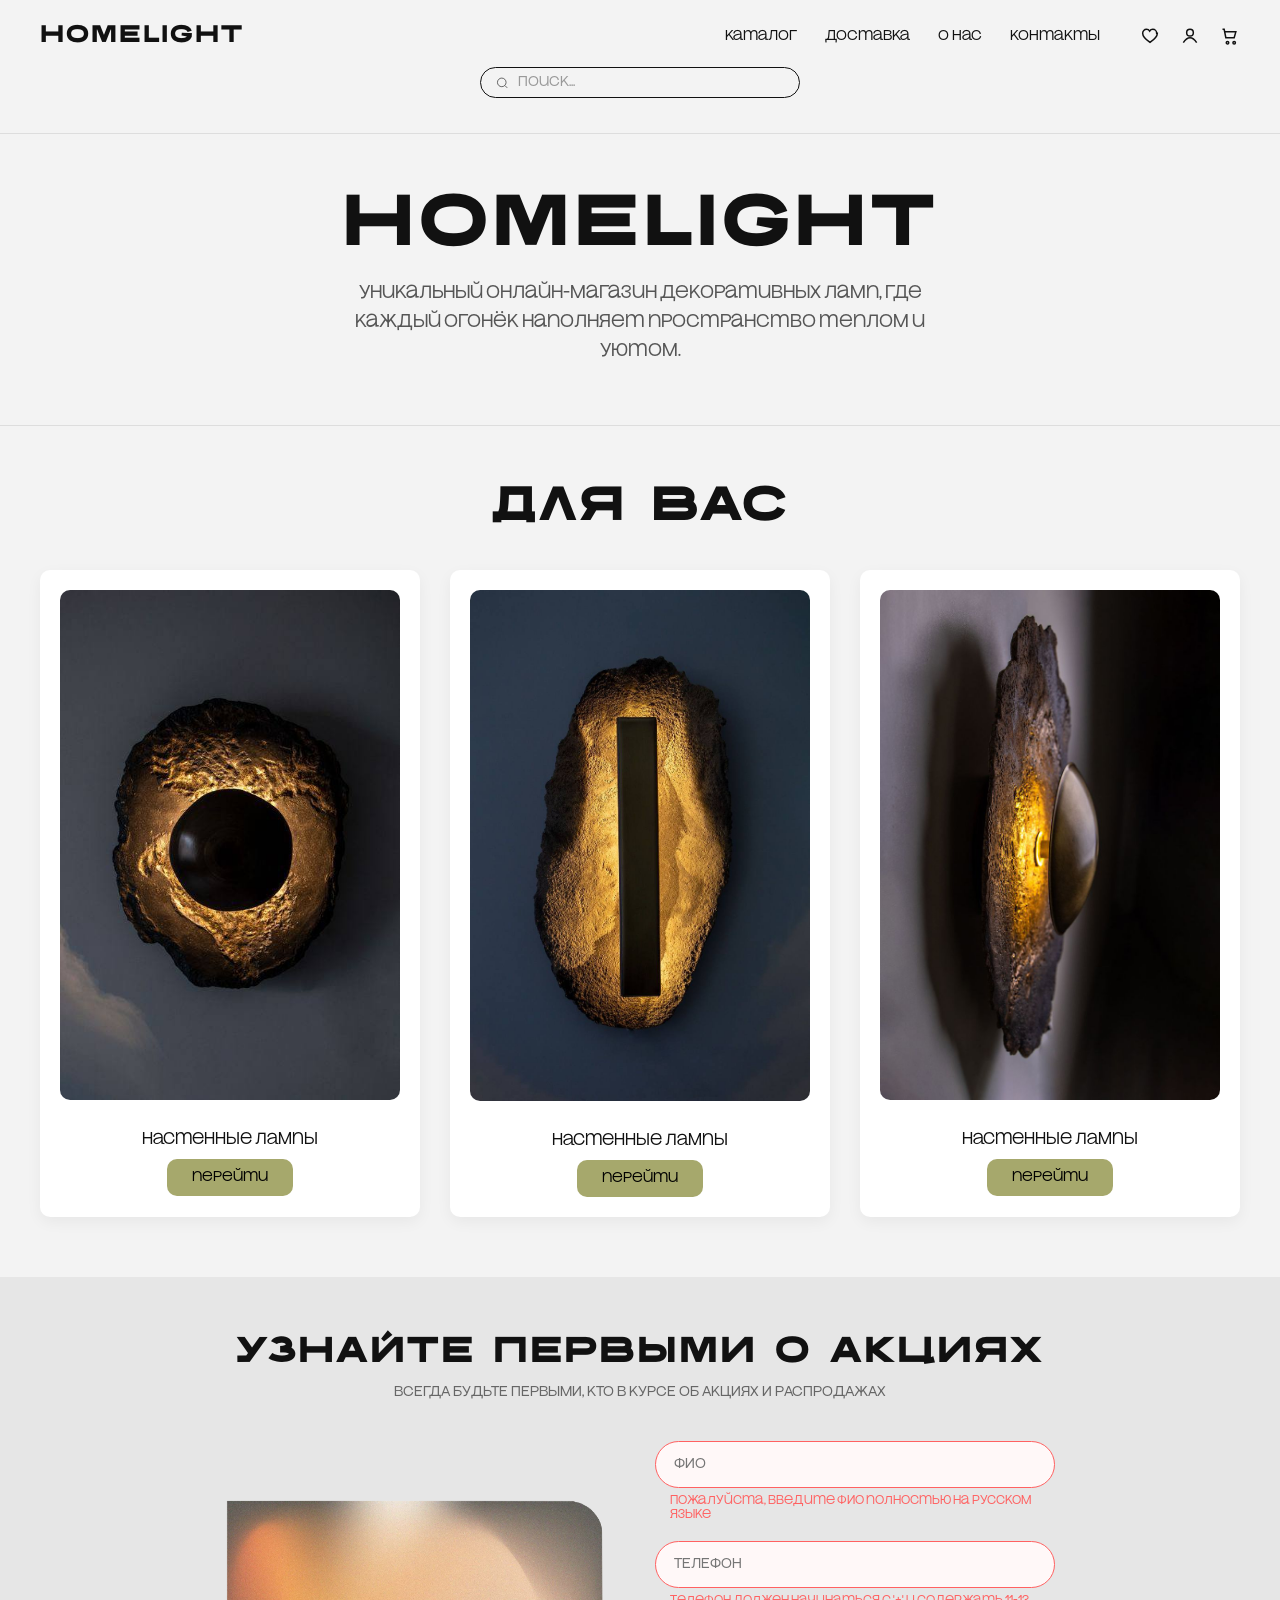
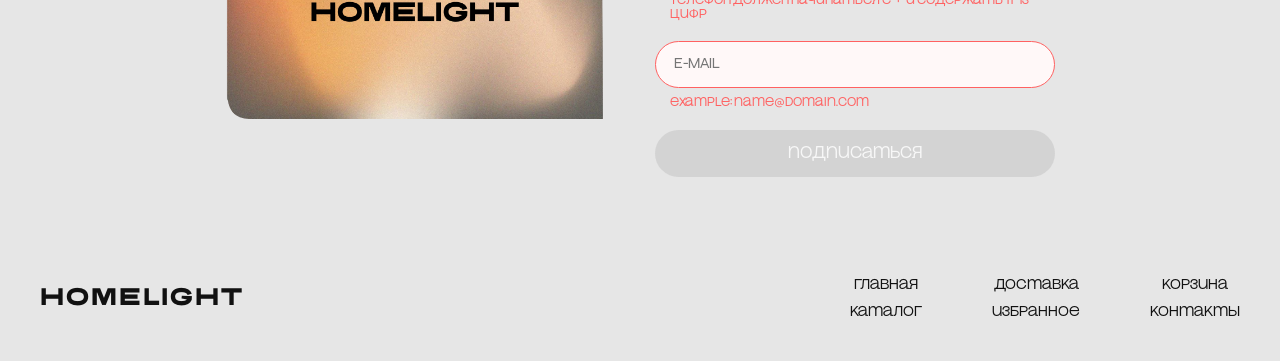
<file: index.html>
<!DOCTYPE html>
<html lang="ru">
<head>
    <meta name="viewport" content="width=device-width, initial-scale=1.0, maximum-scale=1.0, user-scalable=yes">
    <meta charset="UTF-8">
    <meta name="viewport" content="width=device-width, initial-scale=1.0">
    <title>HOMELIGHT</title>
    <link rel="stylesheet" href="common.css">
    <link href="https://fonts.googleapis.com/css2?family=Manrope:wght@400;500;700;800&display=swap" rel="stylesheet">
    <link rel="stylesheet" href="style.css">
    <link rel="stylesheet" href="cart-notification.css">
</head>
<body>

<header class="header">
    <div class="container">
        <div class="header-row">
            <a href="index.html" class="logo">HOMELIGHT</a>
            
            <!-- Обертка для меню и иконок вместе -->
            <div class="nav-wrapper">
                <!-- Ссылки меню -->
                <nav class="nav-links">
                    <a href="catalog.html">каталог</a>
                    <a href="delivery.html">доставка</a>
                    <a href="about.html">о нас</a>
                    <a href="contact.html">контакты</a>
                </nav>
                
                <!-- Иконки (будут справа от меню на десктопе) -->
                <div class="nav-icons">
                    <a href="favorites.html" class="icon icon-favorite">
                        <svg class="heart-icon" viewBox="0 0 24 24" fill="none" stroke="currentColor">
                            <path d="M20.8 8.6c0 5-8.8 11-8.8 11S3.2 13.6 3.2 8.6c0-2.6 2-4.6 4.6-4.6 1.6 0 3 .8 3.8 2.1C12.4 4.8 13.8 4 15.4 4c2.6 0 4.6 2 4.6 4.6z"/>
                        </svg>
                    </a>
                    <a href="profile.html" class="icon">
                        <svg viewBox="0 0 24 24" fill="none" stroke="currentColor">
                            <circle cx="12" cy="8" r="4"/>
                            <path d="M4 20c2.5-4 5.5-6 8-6s5.5 2 8 6"/>
                        </svg>
                    </a>
                    <a href="trashbin.html" class="icon cart-icon">
                        <svg viewBox="0 0 24 24" fill="none" stroke="currentColor">
                            <path d="M3 4h2l2 10h10l2-7H6"/>
                            <circle cx="9" cy="20" r="1.5"/>
                            <circle cx="17" cy="20" r="1.5"/>
                        </svg>
                    </a>
                </div>
            </div>
        </div>

        <div class="search-wrapper">
            <div class="search-box">
                <svg viewBox="0 0 24 24" fill="none" stroke="currentColor">
                    <circle cx="11" cy="11" r="7"/>
                    <line x1="20" y1="20" x2="16.5" y2="16.5"/>
                </svg>
                <input type="text" id="searchInput" placeholder="Поиск...">
            </div>
        </div>
    </div>
</header>

<hr class="divider">

<section class="hero container">
    <h1>HOMELIGHT</h1>
    <p class="hero-text">
        уникальный онлайн-магазин декоративных ламп, где каждый огонёк наполняет пространство теплом и уютом.
    </p>
</section>

<hr class="divider">

<section class="catalog container">
    <h2>ДЛЯ ВАС</h2>

    <div class="catalog-grid">
        <div class="card" onclick="window.location.href='card.html?id=6'">
            <div class="card-img">
                <img src="image/1.6.jpeg" alt="Лампа 1">
            </div>
            <p>настенные лампы</p>
            <button onclick="event.stopPropagation(); window.location.href='card.html?id=6'">перейти</button>
        </div>

        <div class="card" onclick="window.location.href='card.html?id=3'">
            <img src="image/1.3.jpeg" alt="Лампа 2">
            <p>настенные лампы</p>
            <button onclick="event.stopPropagation(); window.location.href='card.html?id=3'">перейти</button>
        </div>

        <div class="card" onclick="window.location.href='card.html?id=9'">
            <img src="image/1.9.jpg" alt="Лампа 3">
            <p>настенные лампы</p>
            <button onclick="event.stopPropagation(); window.location.href='card.html?id=9'">перейти</button>
        </div>
    </div>
</section>

<section class="subscribe">
    <div class="container">
        <h2 class="subscribe-title">УЗНАЙТЕ ПЕРВЫМИ О АКЦИЯХ</h2>
        <p class="sub-text">ВСЕГДА БУДЬТЕ ПЕРВЫМИ, КТО В КУРСЕ ОБ АКЦИЯХ И РАСПРОДАЖАХ</p>

        <div class="subscribe-wrapper">
            <div class="subscribe-image">
                <img src="image/homelight.png" alt="Подписка">
            </div>

            <form class="subscribe-form" id="subscribeForm" novalidate>
                <div class="form-group">
                    <input 
                        type="text" 
                        id="fullname"
                        placeholder="ФИО" 
                        autocomplete="off"
                    >
                    <div class="error-message" id="fullnameError">Пожалуйста, введите ФИО полностью на русском языке</div>
                </div>

                <div class="form-group">
                    <input 
                        type="tel" 
                        id="phone"
                        placeholder="ТЕЛЕФОН" 
                        autocomplete="off"
                    >
                    <div class="error-message" id="phoneError">Телефон должен начинаться с '+' и содержать 11-13 цифр</div>
                </div>

                <div class="form-group">
                    <input 
                        type="email" 
                        id="email"
                        placeholder="E-MAIL" 
                        autocomplete="off"
                    >
                    <div class="error-message" id="emailError">example: name@domain.com</div>
                </div>

                <button type="submit" class="subscribe-btn" id="submitBtn">подписаться</button>
            </form>
        </div>
    </div>
</section>

<script>
    document.addEventListener('DOMContentLoaded', function() {
        // ---------- БЛОК ПОДПИСКИ ----------
        const subscribeForm = document.getElementById('subscribeForm');
        if (subscribeForm) {
            const fullnameInput = document.getElementById('fullname');
            const phoneInput = document.getElementById('phone');
            const emailInput = document.getElementById('email');
            const submitBtn = document.getElementById('submitBtn');
            
            const fullnameError = document.getElementById('fullnameError');
            const phoneError = document.getElementById('phoneError');
            const emailError = document.getElementById('emailError');
            
            // Регулярные выражения
            const patterns = {
                fullname: /^[А-Яа-яЁё\s]{2,}$/,
                phone: /^\+\d{10,13}$/,
                email: /^[^\s@]+@[^\s@]+\.[^\s@]+$/
            };
            
            // При фокусе на телефоне - добавляем +, если поле пустое
            phoneInput.addEventListener('focus', function() {
                if (this.value.trim() === '') {
                    this.value = '+';
                }
            });
            
            // При вводе телефона - защищаем первый символ +
            phoneInput.addEventListener('input', function() {
                let val = this.value;
                
                // Если поле пустое - ставим +
                if (val === '') {
                    this.value = '+';
                    return;
                }
                
                // Если первый символ не + - добавляем его в начало
                if (val[0] !== '+') {
                    this.value = '+' + val.replace(/[^0-9]/g, '');
                    return;
                }
                
                // Удаляем все символы, кроме + и цифр, но сохраняем + в начале
                let numbers = val.substring(1).replace(/[^0-9]/g, '');
                this.value = '+' + numbers;
            });
            
            // Функция валидации одного поля
            function validateField(input, pattern, errorElement) {
                const value = input.value.trim();
                
                if (value === '') {
                    input.classList.add('invalid');
                    errorElement.classList.add('visible');
                    return false;
                }
                
                if (!pattern.test(value)) {
                    input.classList.add('invalid');
                    errorElement.classList.add('visible');
                    return false;
                }
                
                input.classList.remove('invalid');
                errorElement.classList.remove('visible');
                return true;
            }
            
            // Общая проверка формы
            function isFormValid() {
                const isFullnameValid = validateField(fullnameInput, patterns.fullname, fullnameError);
                const isPhoneValid = validateField(phoneInput, patterns.phone, phoneError);
                const isEmailValid = validateField(emailInput, patterns.email, emailError);
                
                return isFullnameValid && isPhoneValid && isEmailValid;
            }
            
            // Обновление состояния кнопки
            function updateSubscribeButton() {
                submitBtn.disabled = !isFormValid();
            }
            
            // Обработчики событий
            fullnameInput.addEventListener('input', () => {
                validateField(fullnameInput, patterns.fullname, fullnameError);
                updateSubscribeButton();
            });
            
            phoneInput.addEventListener('input', () => {
                validateField(phoneInput, patterns.phone, phoneError);
                updateSubscribeButton();
            });
            
            emailInput.addEventListener('input', () => {
                validateField(emailInput, patterns.email, emailError);
                updateSubscribeButton();
            });
            
            fullnameInput.addEventListener('blur', () => {
                validateField(fullnameInput, patterns.fullname, fullnameError);
                updateSubscribeButton();
            });
            
            phoneInput.addEventListener('blur', () => {
                validateField(phoneInput, patterns.phone, phoneError);
                updateSubscribeButton();
            });
            
            emailInput.addEventListener('blur', () => {
                validateField(emailInput, patterns.email, emailError);
                updateSubscribeButton();
            });
            
            // Отправка формы
            subscribeForm.addEventListener('submit', function(e) {
                e.preventDefault();
                
                if (isFormValid()) {
                    // Меняем цвет кнопки при нажатии
                    submitBtn.style.backgroundColor = '#8b8d5a';
                    
                    // Простое сообщение без имени
                    alert('Спасибо за подписку!');
                    
                    // Сбрасываем форму
                    subscribeForm.reset();
                    
                    // Убираем классы ошибок
                    fullnameInput.classList.remove('invalid');
                    phoneInput.classList.remove('invalid');
                    emailInput.classList.remove('invalid');
                    fullnameError.classList.remove('visible');
                    phoneError.classList.remove('visible');
                    emailError.classList.remove('visible');
                    
                    // Блокируем кнопку
                    submitBtn.disabled = true;
                    
                    // Возвращаем цвет кнопки
                    setTimeout(() => {
                        submitBtn.style.backgroundColor = '';
                    }, 200);
                } else {
                    alert('Пожалуйста, заполните все поля корректно');
                }
            });
            
            // Инициализация
            updateSubscribeButton();
        }
    });
</script>

<style>
    /* Стили для подсветки ошибок */
    .form-group input.invalid {
        border-color: #ff6161 !important;
        background-color: #fff8f8;
    }
    
    .error-message {
        font-size: 12px;
        color: #ff6161;
        margin-top: 5px;
        margin-left: 15px;
        display: none;
    }
    
    .error-message.visible {
        display: block;
    }
    
    .subscribe-btn:disabled {
        background: #ccc;
        cursor: not-allowed;
        opacity: 0.7;
    }
    
    .subscribe-btn {
        transition: background 0.2s ease;
    }
</style>
<footer class="footer">
    <div class="container footer-content">
        <a href="index.html" class="logo">HOMELIGHT</a>

        <div class="footer-links">
            <div class="col">
                <a href="index.html">главная</a>
                <a href="catalog.html">каталог</a>
            </div>
            <div class="col">
                <a href="delivery.html">доставка</a>
                <a href="favorites.html">избранное</a>
            </div>
            <div class="col">
                <a href="trashbin.html">корзина</a>
                <a href="contact.html">контакты</a>
            </div>
        </div>
    </div>
</footer>

<script src="product-data.js"></script>
<script src="cart.js"></script>
<script>
const searchInput = document.getElementById('searchInput');
if (searchInput) {
    searchInput.addEventListener('keypress', function(e) {
        if (e.key === 'Enter') {
            const query = this.value.trim().toLowerCase();
            if (query === 'каталог') {
                window.location.href = 'catalog.html';
            } else if (query === 'о нас') {
                window.location.href = 'about.html';
            } else if (query === 'главная') {
                window.location.href = 'index.html';
            } else if (query === 'корзина') {
                window.location.href = 'trashbin.html';
            } else {
                alert('Найдено: ' + query);
            }
        }
    });
}

document.querySelectorAll('.icon-favorite').forEach(icon => {
    const svg = icon.querySelector('.heart-icon');
    if (svg) {
        icon.addEventListener('mouseenter', function() {
            svg.style.stroke = '#FF6161';
            svg.style.fill = '#FF6161';
        });
        icon.addEventListener('mouseleave', function() {
            svg.style.stroke = 'currentColor';
            svg.style.fill = 'none';
        });
    }
});

document.addEventListener('DOMContentLoaded', function() {
    const form = document.getElementById('subscribeForm');
    if (!form) return;
    
    const fullnameInput = document.getElementById('fullname');
    const phoneInput = document.getElementById('phone');
    const emailInput = document.getElementById('email');
    const submitBtn = document.getElementById('submitBtn');
    
    let fullnameTouched = false;
    let phoneTouched = false;
    let emailTouched = false;
    let formSubmitted = false;
    
    const patterns = {
        fullname: /^[А-Яа-яЁё\s]+$/,
        phone: /^\+\d{1,3}\d{10}$/,
        email: /^[a-zA-Z0-9._%+-]+@[a-zA-Z0-9.-]+\.[a-zA-Z]{2,}$/
    };
    
    function validateField(input, pattern, errorElementId, touched) {
        const errorElement = document.getElementById(errorElementId);
        const value = input.value.trim();
        
        if (touched || formSubmitted) {
            if (value === '') {
                input.setCustomValidity('Поле обязательно для заполнения');
                errorElement.classList.add('visible');
                return false;
            } else if (!pattern.test(value)) {
                input.setCustomValidity('Неверный формат');
                errorElement.classList.add('visible');
                return false;
            } else {
                input.setCustomValidity('');
                errorElement.classList.remove('visible');
                return true;
            }
        } else {
            input.setCustomValidity('');
            errorElement.classList.remove('visible');
            return value !== '' && pattern.test(value);
        }
    }
    
    function validateForm() {
        const isFullnameValid = validateField(fullnameInput, patterns.fullname, 'fullnameError', fullnameTouched);
        const isPhoneValid = validateField(phoneInput, patterns.phone, 'phoneError', phoneTouched);
        const isEmailValid = validateField(emailInput, patterns.email, 'emailError', emailTouched);
        return isFullnameValid && isPhoneValid && isEmailValid;
    }
    
    function updateButtonState() {
        submitBtn.disabled = !validateForm();
    }
    
    fullnameInput.addEventListener('input', function() { fullnameTouched = true; validateField(this, patterns.fullname, 'fullnameError', true); updateButtonState(); });
    fullnameInput.addEventListener('blur', function() { fullnameTouched = true; validateField(this, patterns.fullname, 'fullnameError', true); updateButtonState(); });
    
    phoneInput.addEventListener('input', function() {
        phoneTouched = true;
        if (this.value && !this.value.startsWith('+')) {
            this.value = '+' + this.value.replace(/[^0-9]/g, '');
        }
        validateField(this, patterns.phone, 'phoneError', true);
        updateButtonState();
    });
    phoneInput.addEventListener('blur', function() { phoneTouched = true; validateField(this, patterns.phone, 'phoneError', true); updateButtonState(); });
    
    emailInput.addEventListener('input', function() {
        emailTouched = true;
        this.value = this.value.toLowerCase();
        validateField(this, patterns.email, 'emailError', true);
        updateButtonState();
    });
    emailInput.addEventListener('blur', function() { emailTouched = true; validateField(this, patterns.email, 'emailError', true); updateButtonState(); });
    
    form.addEventListener('submit', function(e) {
        e.preventDefault();
        formSubmitted = true;
        fullnameTouched = true;
        phoneTouched = true;
        emailTouched = true;
        
        if (validateForm()) {
            alert('Спасибо за подписку!');
            form.reset();
            fullnameTouched = false;
            phoneTouched = false;
            emailTouched = false;
            formSubmitted = false;
            updateButtonState();
        }
    });
    
    updateButtonState();
});
</file>
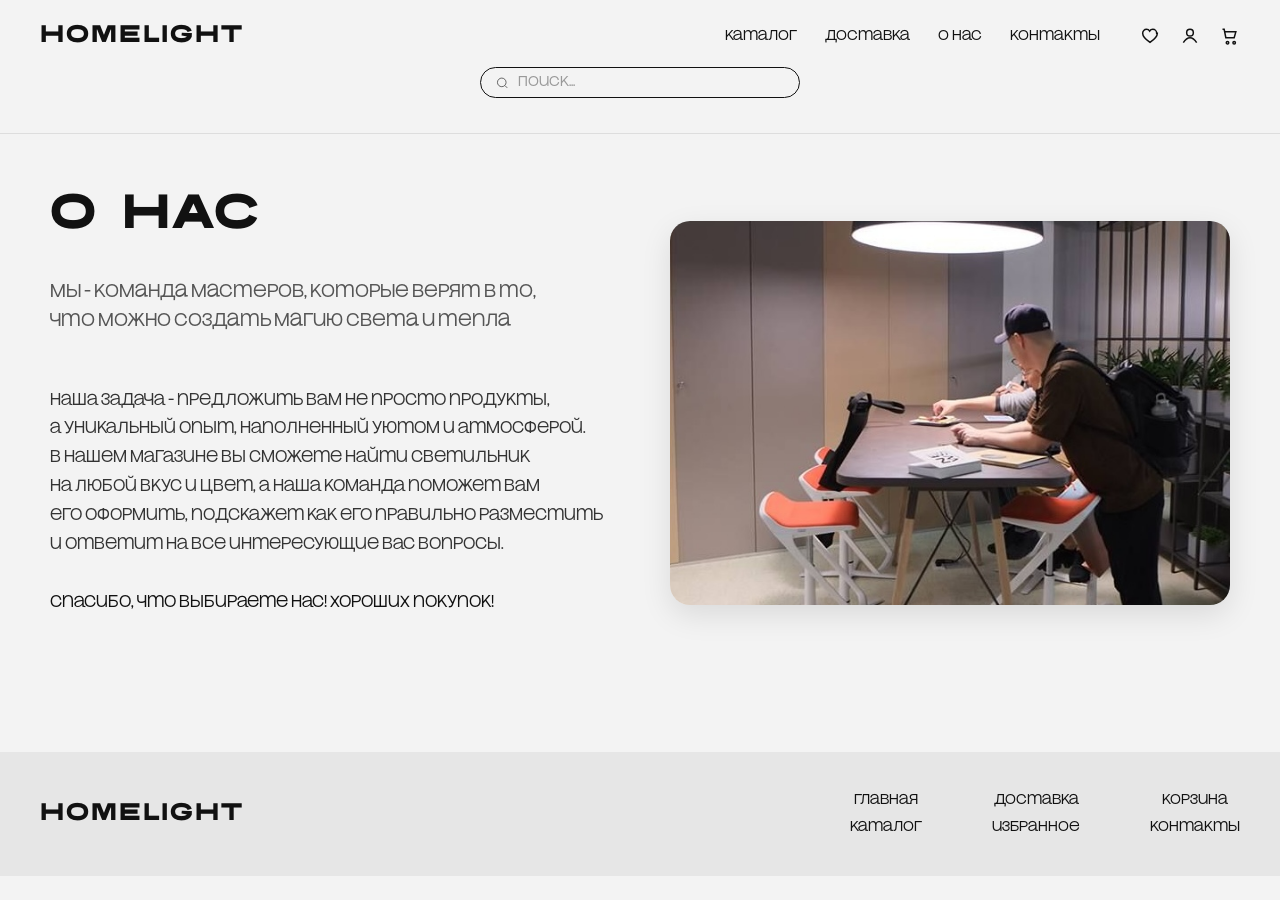
<file: about.html>
<!DOCTYPE html>
<html lang="ru">
<head>
    <meta name="viewport" content="width=device-width, initial-scale=1.0, maximum-scale=1.0, user-scalable=yes">
    <meta charset="UTF-8">
    <meta name="viewport" content="width=device-width, initial-scale=1.0">
    <title>HOMELIGHT - О нас</title>
    <link rel="stylesheet" href="common.css">
    <link href="https://fonts.googleapis.com/css2?family=Manrope:wght@400;500;700;800&display=swap" rel="stylesheet">
    <link rel="stylesheet" href="about.css">
</head>
<body>

<header class="header">
    <div class="container">
        <div class="header-row">
            <a href="index.html" class="logo">HOMELIGHT</a>
            
            <!-- Обертка для меню и иконок вместе -->
            <div class="nav-wrapper">
                <!-- Ссылки меню -->
                <nav class="nav-links">
                    <a href="catalog.html">каталог</a>
                    <a href="delivery.html">доставка</a>
                    <a href="about.html">о нас</a>
                    <a href="contact.html">контакты</a>
                </nav>
                
                <!-- Иконки (будут справа от меню на десктопе) -->
                <div class="nav-icons">
                    <a href="favorites.html" class="icon icon-favorite">
                        <svg class="heart-icon" viewBox="0 0 24 24" fill="none" stroke="currentColor">
                            <path d="M20.8 8.6c0 5-8.8 11-8.8 11S3.2 13.6 3.2 8.6c0-2.6 2-4.6 4.6-4.6 1.6 0 3 .8 3.8 2.1C12.4 4.8 13.8 4 15.4 4c2.6 0 4.6 2 4.6 4.6z"/>
                        </svg>
                    </a>
                    <a href="profile.html" class="icon">
                        <svg viewBox="0 0 24 24" fill="none" stroke="currentColor">
                            <circle cx="12" cy="8" r="4"/>
                            <path d="M4 20c2.5-4 5.5-6 8-6s5.5 2 8 6"/>
                        </svg>
                    </a>
                    <a href="trashbin.html" class="icon cart-icon">
                        <svg viewBox="0 0 24 24" fill="none" stroke="currentColor">
                            <path d="M3 4h2l2 10h10l2-7H6"/>
                            <circle cx="9" cy="20" r="1.5"/>
                            <circle cx="17" cy="20" r="1.5"/>
                        </svg>
                    </a>
                </div>
            </div>
        </div>

        <div class="search-wrapper">
            <div class="search-box">
                <svg viewBox="0 0 24 24" fill="none" stroke="currentColor">
                    <circle cx="11" cy="11" r="7"/>
                    <line x1="20" y1="20" x2="16.5" y2="16.5"/>
                </svg>
                <input type="text" id="searchInput" placeholder="Поиск...">
            </div>
        </div>
    </div>
</header>

<hr class="divider">

<main>
    <div class="about-section">
        <div class="about-left">
            <h1 class="about-title">О НАС</h1>
            <p class="about-text-light">
                Мы - команда мастеров, которые верят в то,<br>
                что можно создать магию света и тепла
            </p>
            <div class="about-spacer" style="height: 20px;"></div>
            <div class="about-text-regular">
                <p>
                    Наша задача - предложить вам не просто продукты,<br>
                    а уникальный опыт, наполненный уютом и атмосферой.<br>
                    В нашем магазине вы сможете найти светильник<br>
                    на любой вкус и цвет, а наша команда поможет вам<br>
                    его оформить, подскажет как его правильно разместить<br>
                    и ответит на все интересующие вас вопросы.
                </p>
                <p class="about-thanks">
                    Спасибо, что выбираете нас! Хороших покупок!
                </p>
            </div>
        </div>
        <div class="about-right">
            <div class="about-image">
                <img src="image/about.jpg" alt="Интерьер с светильниками HOMELIGHT">
            </div>
        </div>
    </div>
</main>

<footer class="footer">
    <div class="container footer-content">
        <a href="index.html" class="logo">HOMELIGHT</a>

        <div class="footer-links">
            <div class="col">
                <a href="index.html">главная</a>
                <a href="catalog.html">каталог</a>
            </div>
            <div class="col">
                <a href="delivery.html">доставка</a>
                <a href="favorites.html">избранное</a>
            </div>
            <div class="col">
                <a href="trashbin.html">корзина</a>
                <a href="contact.html">контакты</a>
            </div>
        </div>
    </div>
</footer>

<script>
// Поиск по страницам
const searchInput = document.getElementById('searchInput');
if (searchInput) {
    searchInput.addEventListener('keypress', function(e) {
        if (e.key === 'Enter') {
            const query = this.value.trim().toLowerCase();
            if (query === 'каталог') window.location.href = 'catalog.html';
            else if (query === 'о нас') window.location.href = 'about.html';
            else if (query === 'главная') window.location.href = 'index.html';
            else alert('По запросу "' + query + '" ничего не найдено');
        }
    });
}

// Эффект для сердечка - меняет цвет при наведении
document.querySelectorAll('.icon-favorite').forEach(icon => {
    const svg = icon.querySelector('.heart-icon');
    if (svg) {
        icon.addEventListener('mouseenter', function() {
            svg.style.stroke = '#FF6161';
            svg.style.fill = '#FF6161';
        });
        icon.addEventListener('mouseleave', function() {
            svg.style.stroke = 'currentColor';
            svg.style.fill = 'none';
        });
    }
});
</script>
<script src="favorites.js"></script>
</body>
</html>
</file>
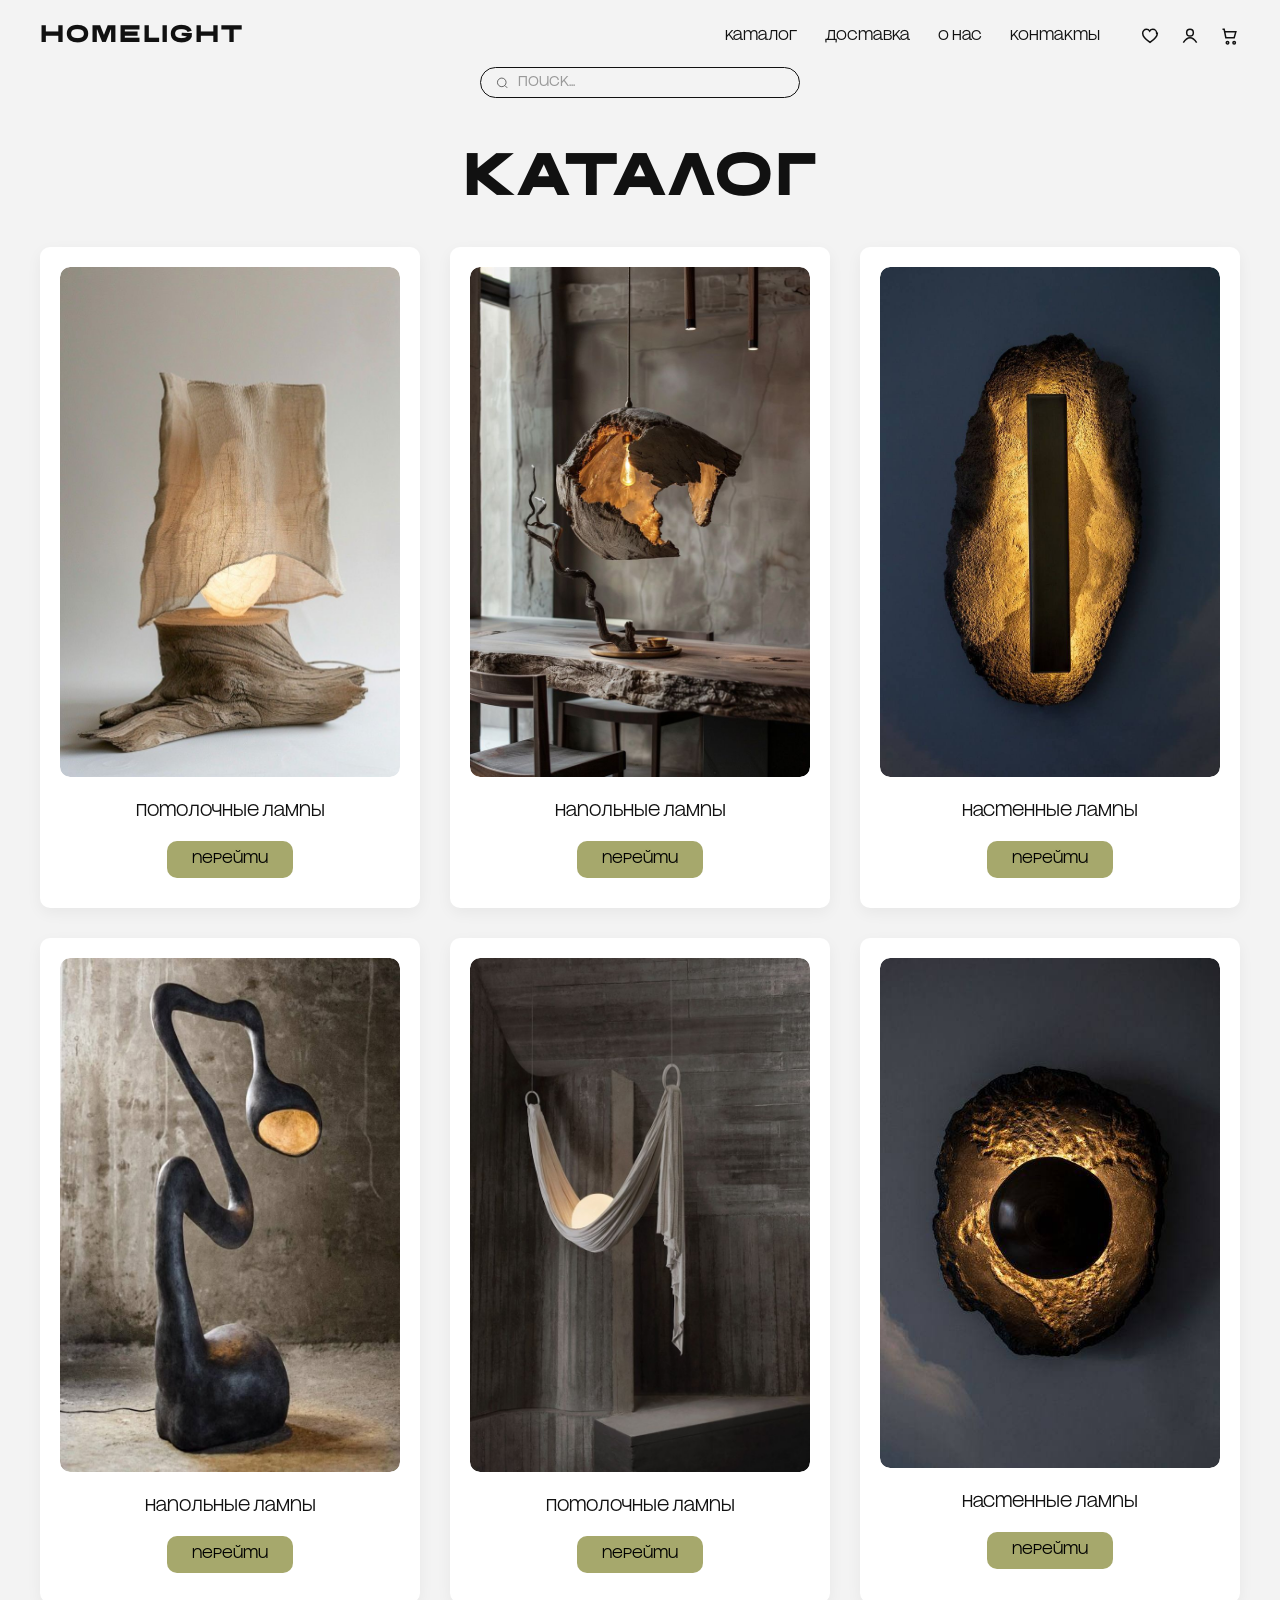
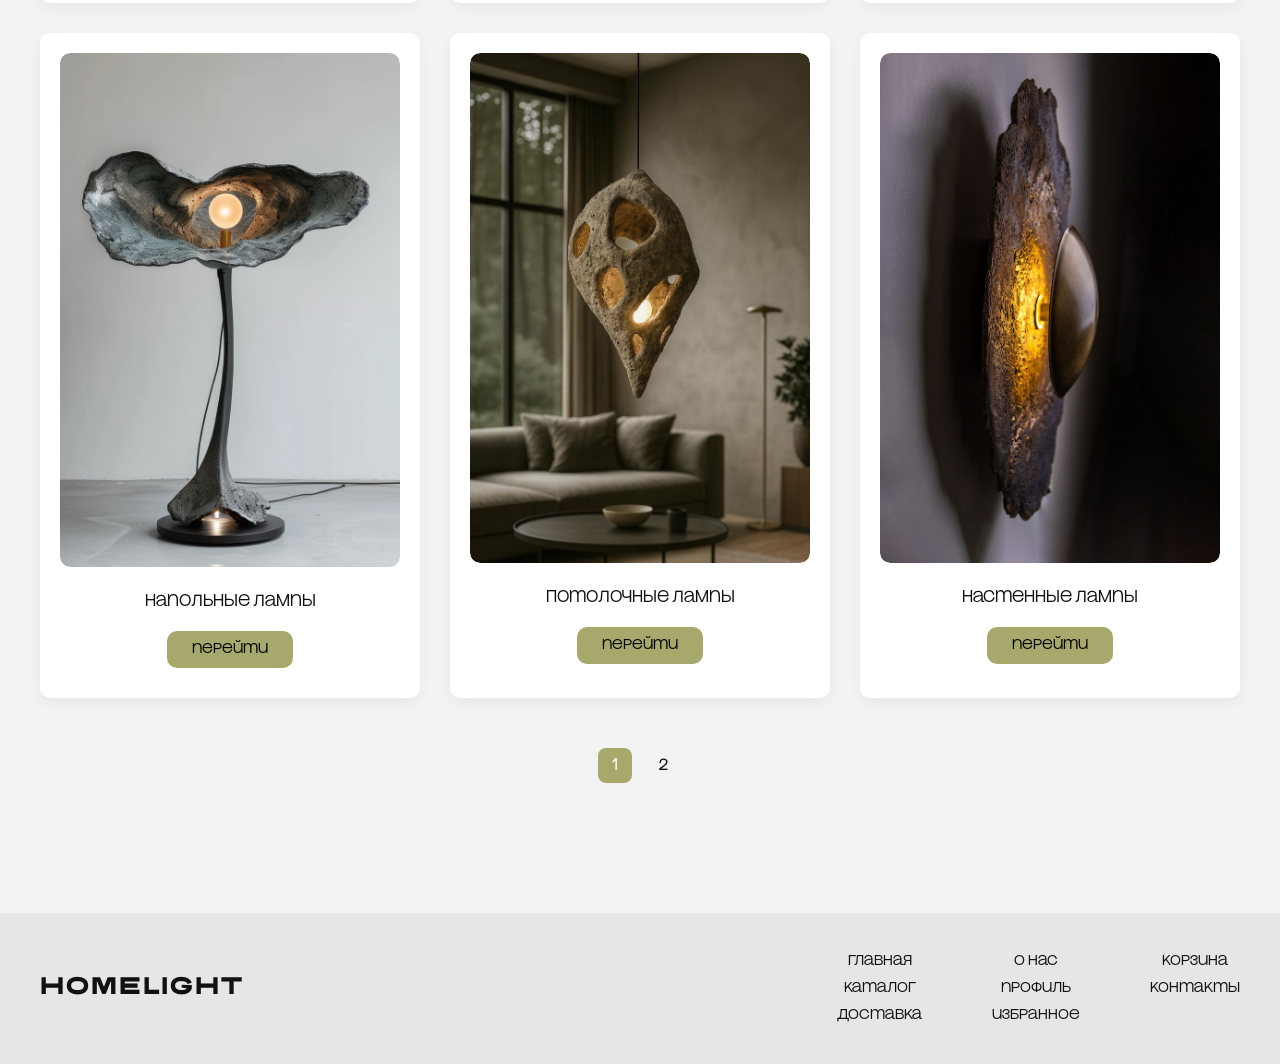
<file: catalog.html>
<!DOCTYPE html>
<html lang="ru">
<head>
    <meta name="viewport" content="width=device-width, initial-scale=1.0, maximum-scale=1.0, user-scalable=yes">
    <meta charset="UTF-8">
    <title>Каталог — HOMELIGHT</title>
    <link rel="stylesheet" href="common.css">
    <link href="https://fonts.googleapis.com/css2?family=Manrope:wght@400;500;700;800&display=swap" rel="stylesheet">
    <link rel="stylesheet" href="catalog.css">
    <link rel="stylesheet" href="cart-notification.css">
</head>
<body>

<header class="header">
    <div class="container">
        <div class="header-row">
            <a href="index.html" class="logo">HOMELIGHT</a>
            
            <!-- Обертка для меню и иконок вместе -->
            <div class="nav-wrapper">
                <!-- Ссылки меню -->
                <nav class="nav-links">
                    <a href="catalog.html">каталог</a>
                    <a href="delivery.html">доставка</a>
                    <a href="about.html">о нас</a>
                    <a href="contact.html">контакты</a>
                </nav>
                
                <!-- Иконки (будут справа от меню на десктопе) -->
                <div class="nav-icons">
                    <a href="favorites.html" class="icon icon-favorite">
                        <svg class="heart-icon" viewBox="0 0 24 24" fill="none" stroke="currentColor">
                            <path d="M20.8 8.6c0 5-8.8 11-8.8 11S3.2 13.6 3.2 8.6c0-2.6 2-4.6 4.6-4.6 1.6 0 3 .8 3.8 2.1C12.4 4.8 13.8 4 15.4 4c2.6 0 4.6 2 4.6 4.6z"/>
                        </svg>
                    </a>
                    <a href="profile.html" class="icon">
                        <svg viewBox="0 0 24 24" fill="none" stroke="currentColor">
                            <circle cx="12" cy="8" r="4"/>
                            <path d="M4 20c2.5-4 5.5-6 8-6s5.5 2 8 6"/>
                        </svg>
                    </a>
                    <a href="trashbin.html" class="icon cart-icon">
                        <svg viewBox="0 0 24 24" fill="none" stroke="currentColor">
                            <path d="M3 4h2l2 10h10l2-7H6"/>
                            <circle cx="9" cy="20" r="1.5"/>
                            <circle cx="17" cy="20" r="1.5"/>
                        </svg>
                    </a>
                </div>
            </div>
        </div>

        <div class="search-wrapper">
            <div class="search-box">
                <svg viewBox="0 0 24 24" fill="none" stroke="currentColor">
                    <circle cx="11" cy="11" r="7"/>
                    <line x1="20" y1="20" x2="16.5" y2="16.5"/>
                </svg>
                <input type="text" id="searchInput" placeholder="Поиск...">
            </div>
        </div>
    </div>
</header>
<section class="catalog container">
    <h1>КАТАЛОГ</h1>

    <div id="catalogGrid" class="catalog-grid">
        <!-- товары будут загружены через JS -->
    </div>

    <div class="pagination">
        <span data-page="1" class="active">1</span>
        <span data-page="2">2</span>
    </div>
</section>

<footer class="footer">
    <div class="container footer-content">
        <a href="index.html" class="logo" style="text-decoration: none; color: inherit;">HOMELIGHT</a>

        <div class="footer-links">
            <div class="col">
                <a href="index.html">главная</a>
                <a href="catalog.html" >каталог</a>
                <a href="delivery.html">доставка</a>
            </div>
            <div class="col">
                <a href="about.html">о нас</a>
                <a href="profile.html">профиль</a>
                <a href="#">избранное</a>
            </div>
            <div class="col">
                <a href="trashbin.html">корзина</a>
                <a href="#">контакты</a>
            </div>
        </div>
    </div>
</footer>

<script src="product-data.js"></script>
<script src="cart.js"></script>
<script>
    const allProducts = {
        1: products,
        2: productsPage2
    };

    let currentPage = 1;
    let currentSearchTerm = "";

    function renderCatalog() {
        let productsList = [...allProducts[currentPage]];
        
        if (currentSearchTerm.trim() !== "") {
            const searchLower = currentSearchTerm.trim().toLowerCase();
            productsList = productsList.filter(product => 
                product.name.toLowerCase().includes(searchLower) || 
                product.category.toLowerCase().includes(searchLower)
            );
        }

        const grid = document.getElementById("catalogGrid");
        
        if (productsList.length === 0) {
            grid.innerHTML = `<div class="no-results">😕 Ничего не найдено. Попробуйте другой запрос.</div>`;
            return;
        }

        grid.innerHTML = productsList.map(product => `
            <div class="card" onclick="window.location.href='card.html?id=${product.id}'">
                <div class="card-img">
                    <img src="${product.img}" alt="${product.name}">
                </div>
                <p>${product.name}</p>
                <button onclick="event.stopPropagation(); window.location.href='card.html?id=${product.id}'">перейти</button>
            </div>
        `).join("");
    }

    function updateActivePage(page) {
        const paginationSpans = document.querySelectorAll(".pagination span");
        paginationSpans.forEach(span => {
            const spanPage = parseInt(span.getAttribute("data-page"));
            if (spanPage === page) {
                span.classList.add("active");
            } else {
                span.classList.remove("active");
            }
        });
        
        const url = new URL(window.location.href);
        url.searchParams.set("page", page);
        window.history.pushState({}, "", url);
    }

    function changePage(page) {
        if (page === currentPage) return;
        currentPage = page;
        updateActivePage(currentPage);
        renderCatalog();
    }

    document.querySelectorAll(".pagination span").forEach(span => {
        span.addEventListener("click", (e) => {
            const page = parseInt(span.getAttribute("data-page"));
            changePage(page);
        });
    });

    const searchInput = document.getElementById("searchInput");
    let searchTimeout;
    
    searchInput.addEventListener("input", (e) => {
        clearTimeout(searchTimeout);
        searchTimeout = setTimeout(() => {
            currentSearchTerm = e.target.value;
            renderCatalog();
        }, 300);
    });
    
    searchInput.addEventListener("keypress", function(e) {
        if (e.key === 'Enter') {
            const query = this.value.trim().toLowerCase();
            if (query === 'доставка') window.location.href = 'delivery.html';
            else if (query === 'о нас') window.location.href = 'about.html';
            else if (query === 'главная') window.location.href = 'index.html';
            else if (query === 'корзина') window.location.href = 'trashbin.html';
            else if (query === 'профиль') window.location.href = 'profile.html';
        }
    });

    const urlParams = new URLSearchParams(window.location.search);
    const pageParam = parseInt(urlParams.get("page"));
    if (pageParam === 2) {
        currentPage = 2;
        updateActivePage(2);
    }
    
    renderCatalog();
</script>
<script src="favorites.js"></script>
</body>
</html>
</file>
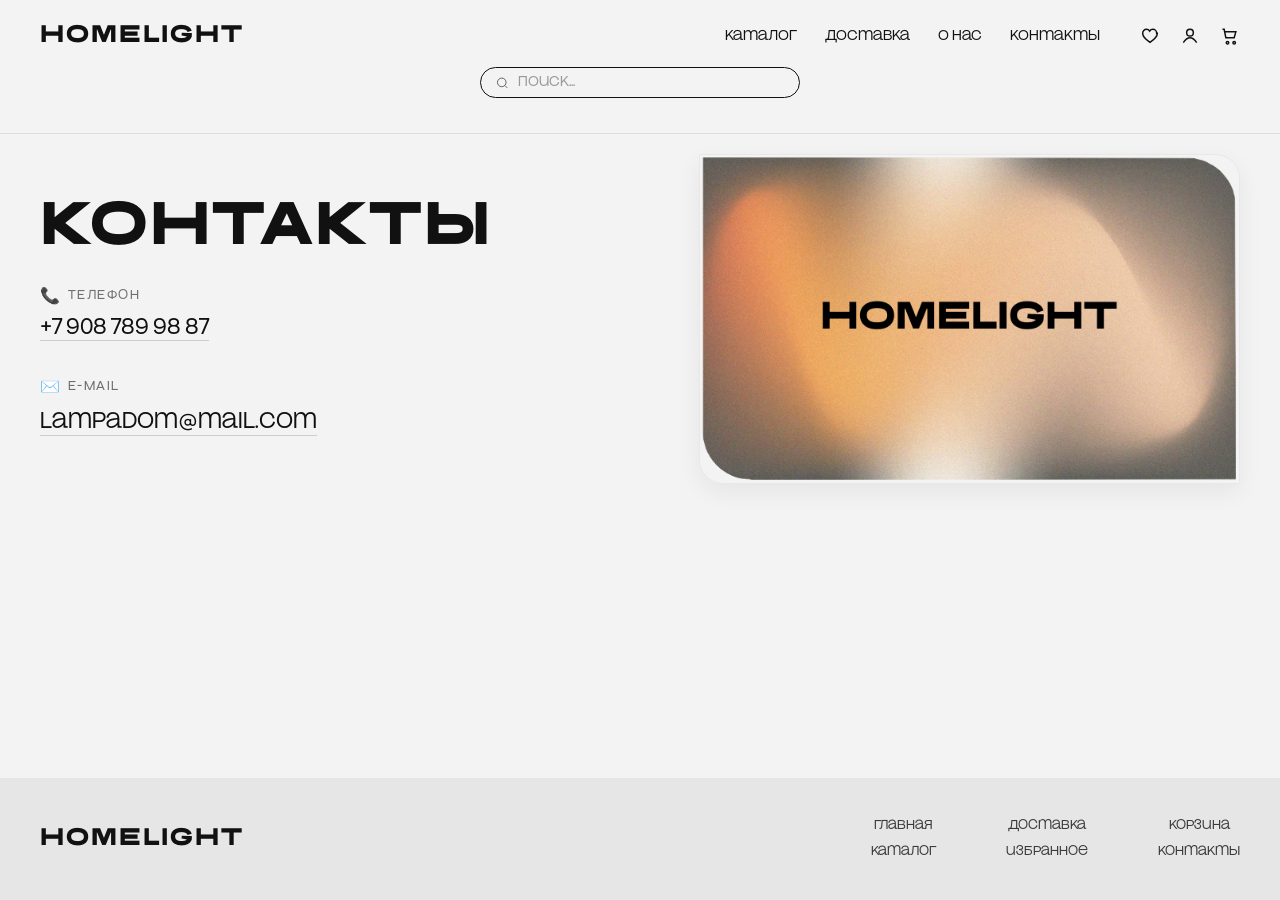
<file: contact.html>
<!DOCTYPE html>
<html lang="ru">
<head>
    <meta charset="UTF-8">
    <meta name="viewport" content="width=device-width, initial-scale=1.0, maximum-scale=1.0, user-scalable=yes">
    <title>Контакты — HOMELIGHT</title>
    <link rel="stylesheet" href="common.css">
    <link href="https://fonts.googleapis.com/css2?family=Manrope:wght@400;500;700;800&display=swap" rel="stylesheet">
    <link rel="stylesheet" href="contact.css">
    <link rel="stylesheet" href="cart-notification.css">
</head>
<body>

<header class="header">
    <div class="container">
        <div class="header-row">
            <a href="index.html" class="logo">HOMELIGHT</a>
            
            <!-- Обертка для меню и иконок вместе -->
            <div class="nav-wrapper">
                <!-- Ссылки меню -->
                <nav class="nav-links">
                    <a href="catalog.html">каталог</a>
                    <a href="delivery.html">доставка</a>
                    <a href="about.html">о нас</a>
                    <a href="contact.html">контакты</a>
                </nav>
                
                <!-- Иконки (будут справа от меню на десктопе) -->
                <div class="nav-icons">
                    <a href="favorites.html" class="icon icon-favorite">
                        <svg class="heart-icon" viewBox="0 0 24 24" fill="none" stroke="currentColor">
                            <path d="M20.8 8.6c0 5-8.8 11-8.8 11S3.2 13.6 3.2 8.6c0-2.6 2-4.6 4.6-4.6 1.6 0 3 .8 3.8 2.1C12.4 4.8 13.8 4 15.4 4c2.6 0 4.6 2 4.6 4.6z"/>
                        </svg>
                    </a>
                    <a href="profile.html" class="icon">
                        <svg viewBox="0 0 24 24" fill="none" stroke="currentColor">
                            <circle cx="12" cy="8" r="4"/>
                            <path d="M4 20c2.5-4 5.5-6 8-6s5.5 2 8 6"/>
                        </svg>
                    </a>
                    <a href="trashbin.html" class="icon cart-icon">
                        <svg viewBox="0 0 24 24" fill="none" stroke="currentColor">
                            <path d="M3 4h2l2 10h10l2-7H6"/>
                            <circle cx="9" cy="20" r="1.5"/>
                            <circle cx="17" cy="20" r="1.5"/>
                        </svg>
                    </a>
                </div>
            </div>
        </div>

        <div class="search-wrapper">
            <div class="search-box">
                <svg viewBox="0 0 24 24" fill="none" stroke="currentColor">
                    <circle cx="11" cy="11" r="7"/>
                    <line x1="20" y1="20" x2="16.5" y2="16.5"/>
                </svg>
                <input type="text" id="searchInput" placeholder="Поиск...">
            </div>
        </div>
    </div>
</header>

<hr class="divider">

<main class="contacts-page">
    <div class="container">
        <div class="contacts-grid">
            <!-- Левая часть: контакты -->
            <div class="contacts-info">
                <h1 class="page-title">КОНТАКТЫ</h1>
                <div class="contact-list">
                    <!-- Телефон -->
                    <div class="contact-item">
                        <div class="contact-label">
                            <span class="emoji-label">📞</span> телефон
                        </div>
                        <div class="contact-value">
                            <a href="tel:+79087899887">+7 908 789 98 87</a>
                        </div>
                    </div>
                    <!-- E-mail -->
                    <div class="contact-item">
                        <div class="contact-label">
                            <span class="emoji-label">✉️</span> e-mail
                        </div>
                        <div class="contact-value">
                            <a href="mailto:lampadom@mail.com">lampadom@mail.com</a>
                        </div>
                    </div>
                </div>
            </div>

            <!-- Правая часть: только картинка -->
            <div class="contacts-map-card">
                <div class="map-image">
                    <img src="image/homelight.png" alt="Карта расположения шоурума HOMELIGHT в Санкт-Петербурге">
                </div>
            </div>
        </div>
    </div>
</main>

<!-- FOOTER -->
<footer class="footer">
    <div class="container footer-content">
        <a href="index.html" class="footer-logo" style="text-decoration: none; color: inherit;">HOMELIGHT</a>

        <div class="footer-links">
            <div class="col">
                <a href="index.html">главная</a>
                <a href="catalog.html">каталог</a>
            </div>
            <div class="col">
                <a href="delivery.html">доставка</a>
                <a href="favorites.html">избранное</a>
            </div>
            <div class="col">
                <a href="trashbin.html">корзина</a>
                <a href="contact.html">контакты</a>
            </div>
        </div>
    </div>
</footer>

<script src="product-data.js"></script>
<script src="cart.js"></script>
<script>
    // Поиск по страницам
    const searchInput = document.getElementById('searchInput');
    if (searchInput) {
        searchInput.addEventListener('keypress', function(e) {
            if (e.key === 'Enter') {
                const query = this.value.trim().toLowerCase();
                if (query === 'каталог') window.location.href = 'catalog.html';
                else if (query === 'доставка') window.location.href = 'delivery.html';
                else if (query === 'о нас') window.location.href = 'about.html';
                else if (query === 'главная') window.location.href = 'index.html';
                else if (query === 'корзина') window.location.href = 'trashbin.html';
                else if (query === 'контакты') window.location.href = 'contact.html';
                else if (query === 'избранное') window.location.href = 'favorites.html';
                else alert('По запросу "' + query + '" ничего не найдено');
            }
        });
    }

    // Эффект для сердечка
    document.querySelectorAll('.icon-favorite').forEach(icon => {
        const svg = icon.querySelector('.heart-icon');
        if (svg) {
            icon.addEventListener('mouseenter', function() {
                svg.style.stroke = '#FF6161';
                svg.style.fill = '#FF6161';
            });
            icon.addEventListener('mouseleave', function() {
                svg.style.stroke = 'currentColor';
                svg.style.fill = 'none';
            });
        }
    });
</script>
<script src="favorites.js"></script>
</body>
</html>
</file>
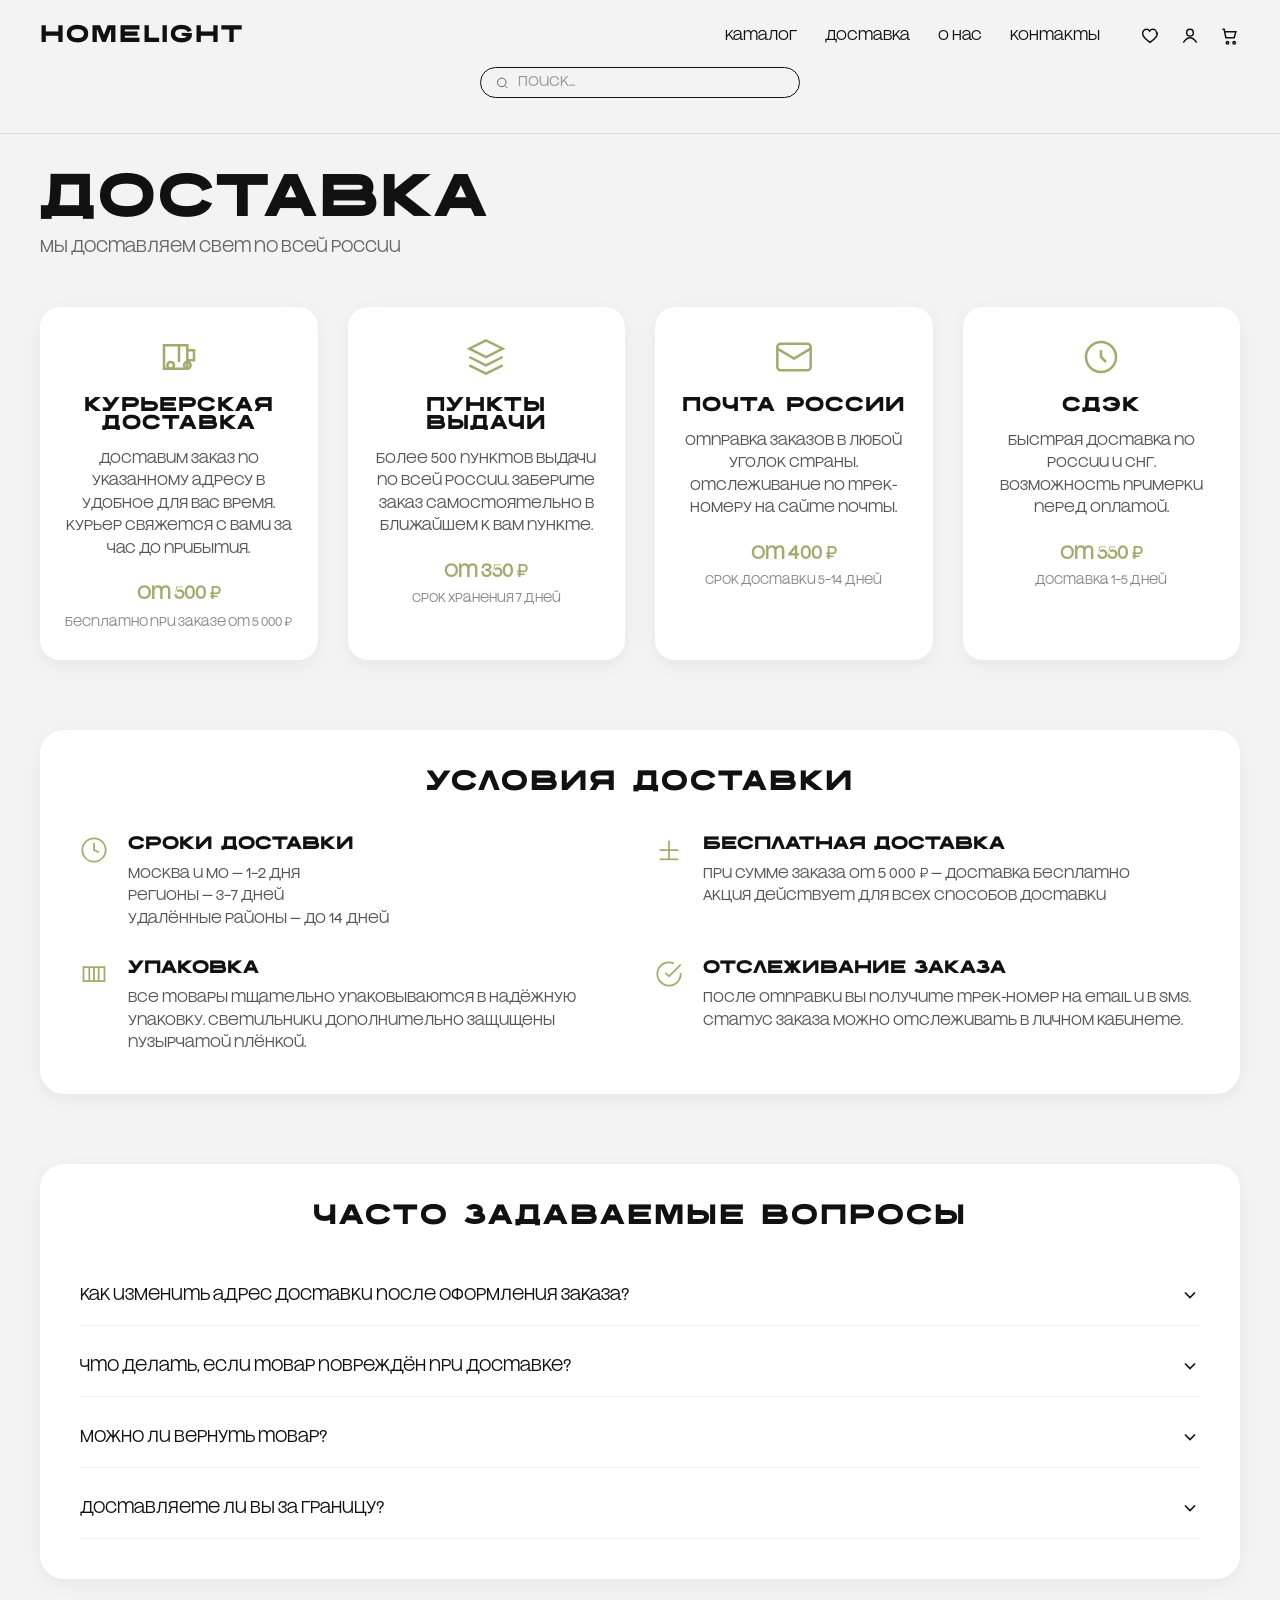
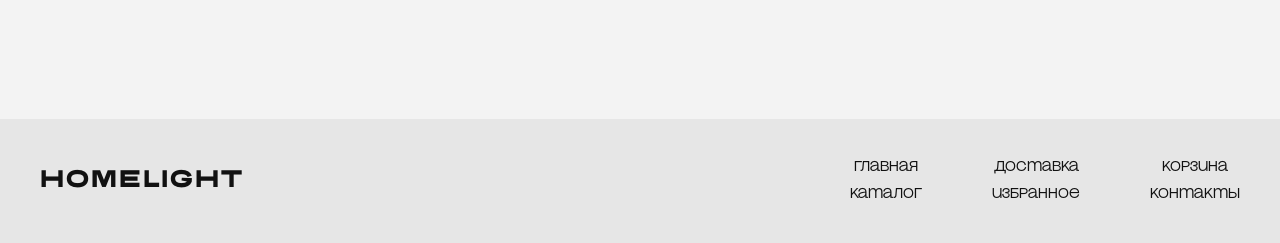
<file: delivery.html>
<!DOCTYPE html>
<html lang="ru">
<head>
    <meta charset="UTF-8">
    <meta name="viewport" content="width=device-width, initial-scale=1.0, maximum-scale=1.0, user-scalable=yes">
    <title>Доставка — HOMELIGHT</title>
    <link rel="stylesheet" href="common.css">
    <link href="https://fonts.googleapis.com/css2?family=Manrope:wght@400;500;700;800&display=swap" rel="stylesheet">
    <link rel="stylesheet" href="delivery.css">
    <link rel="stylesheet" href="cart-notification.css">
</head>
<body>

<header class="header">
    <div class="container">
        <div class="header-row">
            <a href="index.html" class="logo">HOMELIGHT</a>
            
            <!-- Обертка для меню и иконок вместе -->
            <div class="nav-wrapper">
                <!-- Ссылки меню -->
                <nav class="nav-links">
                    <a href="catalog.html">каталог</a>
                    <a href="delivery.html">доставка</a>
                    <a href="about.html">о нас</a>
                    <a href="contact.html">контакты</a>
                </nav>
                
                <!-- Иконки (будут справа от меню на десктопе) -->
                <div class="nav-icons">
                    <a href="favorites.html" class="icon icon-favorite">
                        <svg class="heart-icon" viewBox="0 0 24 24" fill="none" stroke="currentColor">
                            <path d="M20.8 8.6c0 5-8.8 11-8.8 11S3.2 13.6 3.2 8.6c0-2.6 2-4.6 4.6-4.6 1.6 0 3 .8 3.8 2.1C12.4 4.8 13.8 4 15.4 4c2.6 0 4.6 2 4.6 4.6z"/>
                        </svg>
                    </a>
                    <a href="profile.html" class="icon">
                        <svg viewBox="0 0 24 24" fill="none" stroke="currentColor">
                            <circle cx="12" cy="8" r="4"/>
                            <path d="M4 20c2.5-4 5.5-6 8-6s5.5 2 8 6"/>
                        </svg>
                    </a>
                    <a href="trashbin.html" class="icon cart-icon">
                        <svg viewBox="0 0 24 24" fill="none" stroke="currentColor">
                            <path d="M3 4h2l2 10h10l2-7H6"/>
                            <circle cx="9" cy="20" r="1.5"/>
                            <circle cx="17" cy="20" r="1.5"/>
                        </svg>
                    </a>
                </div>
            </div>
        </div>

        <div class="search-wrapper">
            <div class="search-box">
                <svg viewBox="0 0 24 24" fill="none" stroke="currentColor">
                    <circle cx="11" cy="11" r="7"/>
                    <line x1="20" y1="20" x2="16.5" y2="16.5"/>
                </svg>
                <input type="text" id="searchInput" placeholder="Поиск...">
            </div>
        </div>
    </div>
</header>

<hr class="divider">

<main>
    <div class="delivery-section">
        <div class="container delivery-container">
            <h1 class="delivery-title">ДОСТАВКА</h1>
            <p class="delivery-subtitle">Мы доставляем свет по всей России</p>

            <div class="delivery-grid">
                <!-- Карточка 1: Курьерская доставка -->
                <div class="delivery-card">
                    <div class="card-icon">
                        <svg viewBox="0 0 24 24" fill="none" stroke="currentColor" width="40" height="40">
                            <path d="M3 5h14v14H3z" stroke-width="1.5"/>
                            <path d="M17 8h4v6h-4" stroke-width="1.5"/>
                            <circle cx="7" cy="17" r="2" stroke-width="1.5"/>
                            <circle cx="17" cy="17" r="2" stroke-width="1.5"/>
                            <path d="M12 5v10" stroke-width="1.5"/>
                        </svg>
                    </div>
                    <h3 class="card-title">Курьерская доставка</h3>
                    <p class="card-text">
                        Доставим заказ по указанному адресу в удобное для вас время. 
                        Курьер свяжется с вами за час до прибытия.
                    </p>
                    <div class="card-price">от 500 ₽</div>
                    <div class="card-note">Бесплатно при заказе от 5 000 ₽</div>
                </div>

                <!-- Карточка 2: Пункты выдачи -->
                <div class="delivery-card">
                    <div class="card-icon">
                        <svg viewBox="0 0 24 24" fill="none" stroke="currentColor" width="40" height="40">
                            <path d="M12 2L2 7l10 5 10-5-10-5z" stroke-width="1.5"/>
                            <path d="M2 17l10 5 10-5" stroke-width="1.5"/>
                            <path d="M2 12l10 5 10-5" stroke-width="1.5"/>
                        </svg>
                    </div>
                    <h3 class="card-title">Пункты выдачи</h3>
                    <p class="card-text">
                        Более 500 пунктов выдачи по всей России. 
                        Заберите заказ самостоятельно в ближайшем к вам пункте.
                    </p>
                    <div class="card-price">от 350 ₽</div>
                    <div class="card-note">Срок хранения 7 дней</div>
                </div>

                <!-- Карточка 3: Почта России -->
                <div class="delivery-card">
                    <div class="card-icon">
                        <svg viewBox="0 0 24 24" fill="none" stroke="currentColor" width="40" height="40">
                            <rect x="2" y="4" width="20" height="16" rx="2" stroke-width="1.5"/>
                            <path d="M22 7L12 13 2 7" stroke-width="1.5"/>
                        </svg>
                    </div>
                    <h3 class="card-title">Почта России</h3>
                    <p class="card-text">
                        Отправка заказов в любой уголок страны. 
                        Отслеживание по трек-номеру на сайте почты.
                    </p>
                    <div class="card-price">от 400 ₽</div>
                    <div class="card-note">Срок доставки 5–14 дней</div>
                </div>

                <!-- Карточка 4: СДЭК -->
                <div class="delivery-card">
                    <div class="card-icon">
                        <svg viewBox="0 0 24 24" fill="none" stroke="currentColor" width="40" height="40">
                            <circle cx="12" cy="12" r="9" stroke-width="1.5"/>
                            <path d="M12 8v4l3 3" stroke-width="1.5"/>
                        </svg>
                    </div>
                    <h3 class="card-title">СДЭК</h3>
                    <p class="card-text">
                        Быстрая доставка по России и СНГ. 
                        Возможность примерки перед оплатой.
                    </p>
                    <div class="card-price">от 550 ₽</div>
                    <div class="card-note">Доставка 1–5 дней</div>
                </div>
            </div>

            <!-- Блок с условиями доставки -->
            <div class="delivery-info">
                <h2 class="info-title">УСЛОВИЯ ДОСТАВКИ</h2>
                <div class="info-grid">
                    <div class="info-item">
                        <div class="info-icon">
                            <svg viewBox="0 0 24 24" fill="none" stroke="currentColor" width="28" height="28">
                                <circle cx="12" cy="12" r="10" stroke-width="1.5"/>
                                <path d="M12 6v6l4 2" stroke-width="1.5"/>
                            </svg>
                        </div>
                        <div class="info-text">
                            <h4>Сроки доставки</h4>
                            <p>Москва и МО — 1–2 дня<br>Регионы — 3–7 дней<br>Удалённые районы — до 14 дней</p>
                        </div>
                    </div>
                    <div class="info-item">
                        <div class="info-icon">
                            <svg viewBox="0 0 24 24" fill="none" stroke="currentColor" width="28" height="28">
                                <path d="M20 12H4M12 4v16" stroke-width="1.5"/>
                                <path d="M4 20h16" stroke-width="1.5"/>
                            </svg>
                        </div>
                        <div class="info-text">
                            <h4>Бесплатная доставка</h4>
                            <p>При сумме заказа от 5 000 ₽ — доставка бесплатно<br>Акция действует для всех способов доставки</p>
                        </div>
                    </div>
                    <div class="info-item">
                        <div class="info-icon">
                            <svg viewBox="0 0 24 24" fill="none" stroke="currentColor" width="28" height="28">
                                <path d="M3 6h18v12H3z" stroke-width="1.5"/>
                                <path d="M8 6v12M16 6v12M12 6v12" stroke-width="1.5"/>
                            </svg>
                        </div>
                        <div class="info-text">
                            <h4>Упаковка</h4>
                            <p>Все товары тщательно упаковываются в надёжную упаковку. Светильники дополнительно защищены пузырчатой плёнкой.</p>
                        </div>
                    </div>
                    <div class="info-item">
                        <div class="info-icon">
                            <svg viewBox="0 0 24 24" fill="none" stroke="currentColor" width="28" height="28">
                                <path d="M22 11.08V12a10 10 0 1 1-5.93-9.14" stroke-width="1.5"/>
                                <polyline points="22 4 12 14.01 9 11.01" stroke-width="1.5"/>
                            </svg>
                        </div>
                        <div class="info-text">
                            <h4>Отслеживание заказа</h4>
                            <p>После отправки вы получите трек-номер на email и в SMS. Статус заказа можно отслеживать в личном кабинете.</p>
                        </div>
                    </div>
                </div>
            </div>

            <!-- Часто задаваемые вопросы -->
            <div class="delivery-faq">
                <h2 class="faq-title">ЧАСТО ЗАДАВАЕМЫЕ ВОПРОСЫ</h2>
                <div class="faq-list">
                    <div class="faq-item">
                        <div class="faq-question" onclick="toggleFaq(this)">
                            <span>Как изменить адрес доставки после оформления заказа?</span>
                            <svg viewBox="0 0 24 24" fill="none" stroke="currentColor" width="20" height="20">
                                <polyline points="6 9 12 15 18 9" stroke-width="2"/>
                            </svg>
                        </div>
                        <div class="faq-answer">
                            Вы можете изменить адрес доставки, связавшись с нами по телефону или в чате в течение 1 часа после оформления заказа. После передачи заказа в службу доставки изменение адреса невозможно.
                        </div>
                    </div>
                    <div class="faq-item">
                        <div class="faq-question" onclick="toggleFaq(this)">
                            <span>Что делать, если товар повреждён при доставке?</span>
                            <svg viewBox="0 0 24 24" fill="none" stroke="currentColor" width="20" height="20">
                                <polyline points="6 9 12 15 18 9" stroke-width="2"/>
                            </svg>
                        </div>
                        <div class="faq-answer">
                            При получении заказа обязательно осмотрите упаковку. При обнаружении повреждений откажитесь от получения и составьте акт с курьером. Свяжитесь с нами, и мы отправим замену или вернём деньги.
                        </div>
                    </div>
                    <div class="faq-item">
                        <div class="faq-question" onclick="toggleFaq(this)">
                            <span>Можно ли вернуть товар?</span>
                            <svg viewBox="0 0 24 24" fill="none" stroke="currentColor" width="20" height="20">
                                <polyline points="6 9 12 15 18 9" stroke-width="2"/>
                            </svg>
                        </div>
                        <div class="faq-answer">
                            Да, вы можете вернуть товар в течение 14 дней с момента получения, если он не был в использовании и сохранены все упаковочные материалы и ярлыки.
                        </div>
                    </div>
                    <div class="faq-item">
                        <div class="faq-question" onclick="toggleFaq(this)">
                            <span>Доставляете ли вы за границу?</span>
                            <svg viewBox="0 0 24 24" fill="none" stroke="currentColor" width="20" height="20">
                                <polyline points="6 9 12 15 18 9" stroke-width="2"/>
                            </svg>
                        </div>
                        <div class="faq-answer">
                            На данный момент мы осуществляем доставку только по территории России. В ближайшее время планируем запустить доставку в страны СНГ.
                        </div>
                    </div>
                </div>
            </div>
        </div>
    </div>
</main>

<footer class="footer">
    <div class="container footer-content">
        <a href="index.html" class="logo" style="text-decoration: none; color: inherit;">HOMELIGHT</a>

        <div class="footer-links">
            <div class="col">
                <a href="index.html">главная</a>
                <a href="catalog.html">каталог</a>
            </div>
            <div class="col">
                <a href="delivery.html">доставка</a>
                <a href="#">избранное</a>
            </div>
            <div class="col">
                <a href="trashbin.html">корзина</a>
                <a href="#">контакты</a>
            </div>
        </div>
    </div>
</footer>

<script src="product-data.js"></script>
<script src="cart.js"></script>
<script>
    // Поиск по страницам
    const searchInput = document.getElementById('searchInput');
    if (searchInput) {
        searchInput.addEventListener('keypress', function(e) {
            if (e.key === 'Enter') {
                const query = this.value.trim().toLowerCase();
                if (query === 'каталог') window.location.href = 'catalog.html';
                else if (query === 'доставка') window.location.href = 'delivery.html';
                else if (query === 'о нас') window.location.href = 'about.html';
                else if (query === 'главная') window.location.href = 'index.html';
                else if (query === 'корзина') window.location.href = 'trashbin.html';
                else alert('По запросу "' + query + '" ничего не найдено');
            }
        });
    }

    // Эффект для сердечка
    document.querySelectorAll('.icon-favorite').forEach(icon => {
        const svg = icon.querySelector('.heart-icon');
        if (svg) {
            icon.addEventListener('mouseenter', function() {
                svg.style.stroke = '#FF6161';
                svg.style.fill = '#FF6161';
            });
            icon.addEventListener('mouseleave', function() {
                svg.style.stroke = 'currentColor';
                svg.style.fill = 'none';
            });
        }
    });

    // FAQ toggle function
    window.toggleFaq = function(element) {
        const item = element.parentElement;
        const isActive = item.classList.contains('active');
        
        document.querySelectorAll('.faq-item').forEach(faqItem => {
            faqItem.classList.remove('active');
        });
        
        if (!isActive) {
            item.classList.add('active');
        }
    };
</script>
<script src="favorites.js"></script>
</body>
</html>
</file>
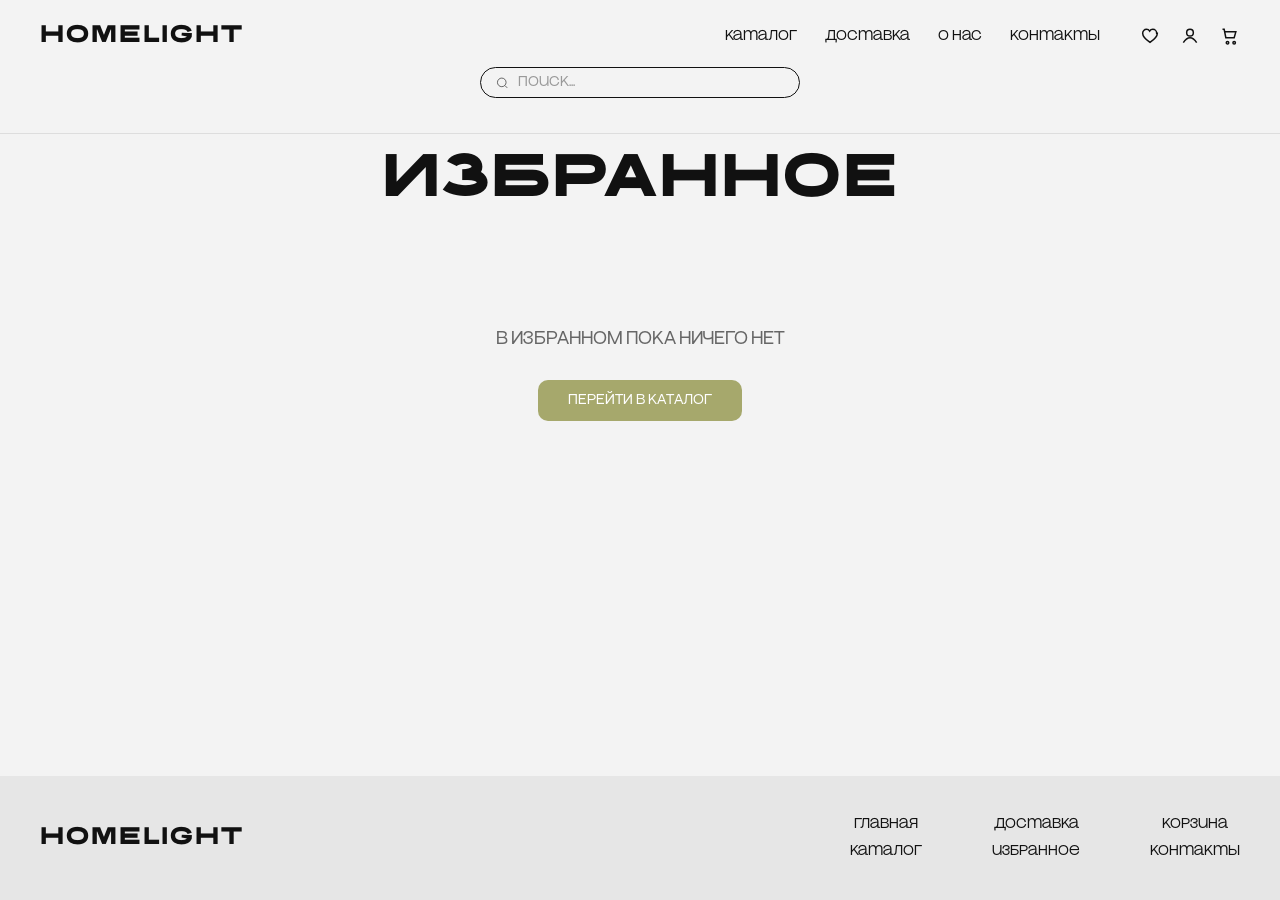
<file: favorites.html>
<!DOCTYPE html>
<html lang="ru">
<head>
    <meta charset="UTF-8">
    <meta name="viewport" content="width=device-width, initial-scale=1.0, maximum-scale=1.0, user-scalable=yes">
    <title>Избранное — HOMELIGHT</title>
    <link rel="stylesheet" href="common.css">
    <link href="https://fonts.googleapis.com/css2?family=Manrope:wght@400;500;700;800&display=swap" rel="stylesheet">
    <link rel="stylesheet" href="cart-notification.css">
    <style>
        * {
            margin: 0;
            padding: 0;
            box-sizing: border-box;
        }

        @font-face {
            font-family: 'Widock Trial';
            src: url('Widock TRIAL Bold.otf') format('opentype');
            font-weight: 800;
            font-display: swap;
        }

        @font-face {
            font-family: 'Gothic60';
            src: url('Gothic60-Regular.otf') format('opentype');
            font-weight: 400;
            font-display: swap;
        }

        html {
            overflow-x: hidden;
        }

        body {
            overflow-x: hidden;
            width: 100%;
            background: #f3f3f3;
            font-family: 'Gothic60', 'Manrope', sans-serif;
            color: #111;
            display: flex;
            flex-direction: column;
            min-height: 100vh;
        }

        img, video, iframe {
            max-width: 100%;
            height: auto;
        }

        button, input, select, textarea {
            font-size: 16px;
        }

        .container {
            width: 1200px;
            margin: 0 auto;
            text-align: center;
        }

        .divider {
            border: none;
            border-top: 1px solid #ddd;
        }

        /* ===== HEADER ===== */
        .header {
            padding: 25px 0 35px;
        }

        .header-row {
            display: flex;
            justify-content: space-between;
            align-items: center;
        }

        .logo {
            font-family: 'Widock Trial', 'Manrope', sans-serif;
            font-weight: 800;
            letter-spacing: 2px;
            font-size: 24px;
            text-decoration: none;
            color: inherit;
            transition: opacity 0.3s;
        }

        .logo:hover {
            opacity: 0.8;
        }

        .nav {
            display: flex;
            align-items: center;
            gap: 28px;
        }

        .nav a {
            font-family: 'Gothic60', 'Manrope', sans-serif;
            font-weight: 400;
            text-decoration: none;
            font-size: 14px;
            color: #111;
            transition: color 0.3s;
        }

        .nav a:hover {
            color: #a6a86c;
        }

        .nav a.active {
            color: #a6a86c;
        }

        .icon {
            display: inline-flex;
            align-items: center;
            transition: all 0.3s ease;
        }

        .icon svg {
            width: 20px;
            height: 20px;
            stroke-width: 1.8;
            transition: all 0.3s ease;
        }

        .icon-favorite:hover svg {
            stroke: #FF6161 !important;
            fill: #FF6161 !important;
        }

        .icon:not(.icon-favorite):hover svg {
            stroke: #a6a86c;
        }

        .search-wrapper {
            display: flex;
            justify-content: center;
            margin-top: 20px;
        }

        .search-box {
            display: flex;
            align-items: center;
            border: 1.5px solid #111;
            border-radius: 20px;
            padding: 6px 14px;
            width: 320px;
            transition: border-color 0.3s;
        }

        .search-box:focus-within {
            border-color: #a6a86c;
        }

        .search-box svg {
            width: 16px;
            height: 16px;
            margin-right: 8px;
        }

        .search-box input {
            border: none;
            outline: none;
            background: transparent;
            width: 100%;
            font-size: 14px;
            font-family: 'Gothic60', 'Manrope', sans-serif;
        }

        /* ===== СТРАНИЦА ИЗБРАННОГО ===== */
        .favorites-page {
            padding: 0 0 60px 0;
            flex: 1;
        }

        .favorites-title {
            font-family: 'Widock Trial', 'Manrope', sans-serif;
            font-weight: 800;
            font-size: 60px;
            letter-spacing: 2px;
            margin: 20px 0 40px;
            text-align: center;
        }

        /* Сетка карточек - как в каталоге */
        .favorites-grid {
            display: grid;
            grid-template-columns: repeat(3, 1fr);
            gap: 30px;
        }

        /* Карточка товара - полностью как в каталоге */
        .favorite-card {
            background: #fff;
            padding: 20px 20px 30px;
            border-radius: 10px;
            text-align: center;
            box-shadow: 0 5px 15px rgba(0,0,0,0.05);
            display: flex;
            flex-direction: column;
            align-items: center;
            transition: transform 0.3s ease, box-shadow 0.3s ease;
            cursor: pointer;
            position: relative;
        }

        .favorite-card:hover {
            transform: scale(1.05);
            box-shadow: 0 10px 25px rgba(0,0,0,0.15);
        }

        .card-img {
            width: 100%;
            overflow: hidden;
            border-radius: 10px;
            margin-bottom: 15px;
        }

        .card-img img {
            width: 100%;
            display: block;
            border-radius: 10px;
            transition: transform 0.3s ease;
        }

        .favorite-card:hover .card-img img {
            transform: scale(1.02);
        }

        .card-name {
            font-family: 'Gothic60', 'Manrope', sans-serif;
            font-weight: 400;
            font-size: 16px;
            margin: 10px 0 20px;
            text-transform: lowercase;
        }

        .card-name::first-letter {
            text-transform: uppercase;
        }

        /* Блок с кнопками */
        .card-buttons {
            display: flex;
            gap: 12px;
            justify-content: center;
            margin-top: auto;
            width: 100%;
        }

        .btn-cart {
            font-family: 'Gothic60', 'Manrope', sans-serif;
            font-weight: 400;
            background: #a6a86c;
            border: none;
            padding: 12px 30px;
            border-radius: 10px;
            cursor: pointer;
            font-size: 14px;
            transition: background 0.3s, transform 0.2s;
            color: white;
        }

        .btn-cart:hover {
            background: #8b8d5a;
            transform: scale(1.02);
        }

        .btn-remove {
            background: transparent;
            border: 1px solid #ddd;
            padding: 12px 18px;
            border-radius: 10px;
            cursor: pointer;
            font-size: 14px;
            font-family: 'Gothic60', 'Manrope', sans-serif;
            transition: all 0.3s ease;
            display: inline-flex;
            align-items: center;
            gap: 6px;
        }

        .btn-remove:hover {
            border-color: #ff6161;
            color: #ff6161;
            transform: scale(1.02);
        }

        .btn-remove svg {
            width: 16px;
            height: 16px;
        }

        /* Пустое избранное */
        .empty-favorites {
            text-align: center;
            padding: 80px 20px;
        }

        .empty-text {
            font-size: 18px;
            color: #666;
            margin-bottom: 30px;
        }

        .continue-btn {
            background: #a6a86c;
            color: white;
            border: none;
            padding: 12px 30px;
            border-radius: 10px;
            cursor: pointer;
            font-size: 14px;
            font-family: 'Gothic60', 'Manrope', sans-serif;
            transition: background 0.3s;
        }

        .continue-btn:hover {
            background: #8b8d5a;
        }

        /* ===== FOOTER ===== */
        .footer {
            background: #e6e6e6;
            padding: 40px 0;
            width: 100%;
            margin-top: 40px;
        }

        .footer-content {
            display: flex;
            justify-content: space-between;
            align-items: center;
        }

        .footer-links {
            display: flex;
            gap: 70px;
        }

        .footer-links .col {
            display: flex;
            flex-direction: column;
            gap: 10px;
        }

        .footer-links a {
            font-family: 'Gothic60', 'Manrope', sans-serif;
            font-weight: 400;
            text-decoration: none;
            font-size: 14px;
            color: #111;
            transition: color 0.3s;
        }

        .footer-links a:hover {
            color: #a6a86c;
        }

        /* ===== УВЕДОМЛЕНИЕ ===== */
        .cart-notification {
            position: fixed;
            bottom: 30px;
            right: 30px;
            background: #a6a86c;
            color: white;
            padding: 12px 24px;
            border-radius: 10px;
            font-size: 14px;
            font-family: 'Gothic60', 'Manrope', sans-serif;
            z-index: 1000;
            opacity: 0;
            transform: translateY(20px);
            transition: opacity 0.3s, transform 0.3s;
            pointer-events: none;
            box-shadow: 0 4px 15px rgba(0,0,0,0.2);
        }

        .cart-notification.show {
            opacity: 1;
            transform: translateY(0);
        }

        /* ===== АДАПТАЦИЯ ===== */
        @media (max-width: 1200px) {
            .container {
                width: 100%;
                padding: 0 30px;
            }
        }

        @media (max-width: 768px) {
            .container {
                padding: 0 20px;
            }
            
            .header-row {
                flex-wrap: wrap;
                justify-content: center;
                gap: 20px;
            }
            
            .nav {
                flex-wrap: wrap;
                justify-content: center;
                gap: 20px;
            }
            
            .favorites-title {
                font-size: 48px;
            }
            
            .favorites-grid {
                grid-template-columns: 1fr;
                gap: 25px;
            }
            
            .favorite-card {
                max-width: 350px;
                margin: 0 auto;
                width: 100%;
            }
            
            .footer-content {
                flex-direction: column;
                gap: 30px;
                text-align: center;
            }
            
            .footer-links {
                flex-direction: column;
                gap: 25px;
                align-items: center;
            }
            
            .footer-links .col {
                align-items: center;
            }
        }

        @media (max-width: 480px) {
            .favorites-title {
                font-size: 36px;
            }
            
            .search-box {
                width: 90%;
                max-width: 280px;
            }
            
            .nav {
                gap: 15px;
            }
            
            .nav a {
                font-size: 12px;
            }
            
            .card-name {
                font-size: 14px;
            }
            
            .btn-cart, .btn-remove {
                padding: 10px 20px;
                font-size: 13px;
            }
        }
    </style>
</head>
<body>
<header class="header">
    <div class="container">
        <div class="header-row">
            <a href="index.html" class="logo">HOMELIGHT</a>
            
            <!-- Обертка для меню и иконок вместе -->
            <div class="nav-wrapper">
                <!-- Ссылки меню -->
                <nav class="nav-links">
                    <a href="catalog.html">каталог</a>
                    <a href="delivery.html">доставка</a>
                    <a href="about.html">о нас</a>
                    <a href="contact.html">контакты</a>
                </nav>
                
                <!-- Иконки (будут справа от меню на десктопе) -->
                <div class="nav-icons">
                    <a href="favorites.html" class="icon icon-favorite">
                        <svg class="heart-icon" viewBox="0 0 24 24" fill="none" stroke="currentColor">
                            <path d="M20.8 8.6c0 5-8.8 11-8.8 11S3.2 13.6 3.2 8.6c0-2.6 2-4.6 4.6-4.6 1.6 0 3 .8 3.8 2.1C12.4 4.8 13.8 4 15.4 4c2.6 0 4.6 2 4.6 4.6z"/>
                        </svg>
                    </a>
                    <a href="profile.html" class="icon">
                        <svg viewBox="0 0 24 24" fill="none" stroke="currentColor">
                            <circle cx="12" cy="8" r="4"/>
                            <path d="M4 20c2.5-4 5.5-6 8-6s5.5 2 8 6"/>
                        </svg>
                    </a>
                    <a href="trashbin.html" class="icon cart-icon">
                        <svg viewBox="0 0 24 24" fill="none" stroke="currentColor">
                            <path d="M3 4h2l2 10h10l2-7H6"/>
                            <circle cx="9" cy="20" r="1.5"/>
                            <circle cx="17" cy="20" r="1.5"/>
                        </svg>
                    </a>
                </div>
            </div>
        </div>

        <div class="search-wrapper">
            <div class="search-box">
                <svg viewBox="0 0 24 24" fill="none" stroke="currentColor">
                    <circle cx="11" cy="11" r="7"/>
                    <line x1="20" y1="20" x2="16.5" y2="16.5"/>
                </svg>
                <input type="text" id="searchInput" placeholder="Поиск...">
            </div>
        </div>
    </div>
</header>

<hr class="divider">

<section class="favorites-page">
    <div class="container">
        <h1 class="favorites-title">ИЗБРАННОЕ</h1>

        <div id="favoritesGrid" class="favorites-grid">
            <!-- товары будут загружены через JS -->
        </div>

        <div id="emptyFavorites" class="empty-favorites" style="display: none;">
            <div class="empty-text"> В ИЗБРАННОМ ПОКА НИЧЕГО НЕТ</div>
            <button class="continue-btn" onclick="window.location.href='catalog.html'">ПЕРЕЙТИ В КАТАЛОГ</button>
        </div>
    </div>
</section>

<footer class="footer">
    <div class="container footer-content">
        <a href="index.html" class="logo" style="text-decoration: none; color: inherit;">HOMELIGHT</a>

        <div class="footer-links">
            <div class="col">
                <a href="index.html">главная</a>
                <a href="catalog.html">каталог</a>
            </div>
            <div class="col">
                <a href="delivery.html">доставка</a>
                <a href="favorite.html">избранное</a>
            </div>
            <div class="col">
                <a href="trashbin.html">корзина</a>
                <a href="contact.html">контакты</a>
            </div>
        </div>
    </div>
</footer>

<script src="product-data.js"></script>
<script src="cart.js"></script>
<script src="favorites.js"></script>
<script>
    function renderFavorites() {
        const items = favorites.getItems();
        const grid = document.getElementById('favoritesGrid');
        const emptyDiv = document.getElementById('emptyFavorites');
        
        if (items.length === 0) {
            grid.innerHTML = '';
            emptyDiv.style.display = 'block';
            return;
        }
        
        emptyDiv.style.display = 'none';
        
        grid.innerHTML = items.map(item => `
            <div class="favorite-card" onclick="window.location.href='card.html?id=${item.id}'">
                <div class="card-img">
                    <img src="${item.img}" alt="${item.name}">
                </div>
                <div class="card-name">${item.name}</div>
                <div class="card-buttons">
                    <button class="btn-cart" onclick="event.stopPropagation(); addToCart(${item.id})">В КОРЗИНУ</button>
                    <button class="btn-remove" onclick="event.stopPropagation(); removeFromFavorites(${item.id})">
                        <svg viewBox="0 0 24 24" fill="none" stroke="currentColor">
                            <line x1="18" y1="6" x2="6" y2="18"/>
                            <line x1="6" y1="6" x2="18" y2="18"/>
                        </svg>
                        УДАЛИТЬ
                    </button>
                </div>
            </div>
        `).join('');
    }
    
    function removeFromFavorites(id) {
        favorites.removeFromFavorites(id);
        renderFavorites();
        showNotification('Удалено из избранного');
    }
    
    function addToCart(id) {
        const allProducts = [...products, ...productsPage2];
        const product = allProducts.find(p => p.id === id);
        if (product) {
            cart.addItem({
                id: product.id,
                name: product.name,
                price: product.price,
                img: product.img,
                category: product.category
            });
            showNotification('Товар добавлен в корзину!');
        }
    }
    
    function showNotification(message) {
        const notification = document.createElement('div');
        notification.className = 'cart-notification';
        notification.textContent = message;
        document.body.appendChild(notification);
        
        setTimeout(() => {
            notification.classList.add('show');
        }, 10);
        
        setTimeout(() => {
            notification.classList.remove('show');
            setTimeout(() => {
                notification.remove();
            }, 300);
        }, 2000);
    }
    
    const searchInput = document.getElementById('searchInput');
    if (searchInput) {
        searchInput.addEventListener('keypress', function(e) {
            if (e.key === 'Enter') {
                const query = this.value.trim().toLowerCase();
                if (query === 'каталог') window.location.href = 'catalog.html';
                else if (query === 'о нас') window.location.href = 'about.html';
                else if (query === 'главная') window.location.href = 'index.html';
                else if (query === 'корзина') window.location.href = 'trashbin.html';
                else if (query === 'избранное') window.location.href = 'favorite.html';
                else alert('По запросу "' + query + '" ничего не найдено');
            }
        });
    }
    
    renderFavorites();
</script>
</body>
</html>
</file>
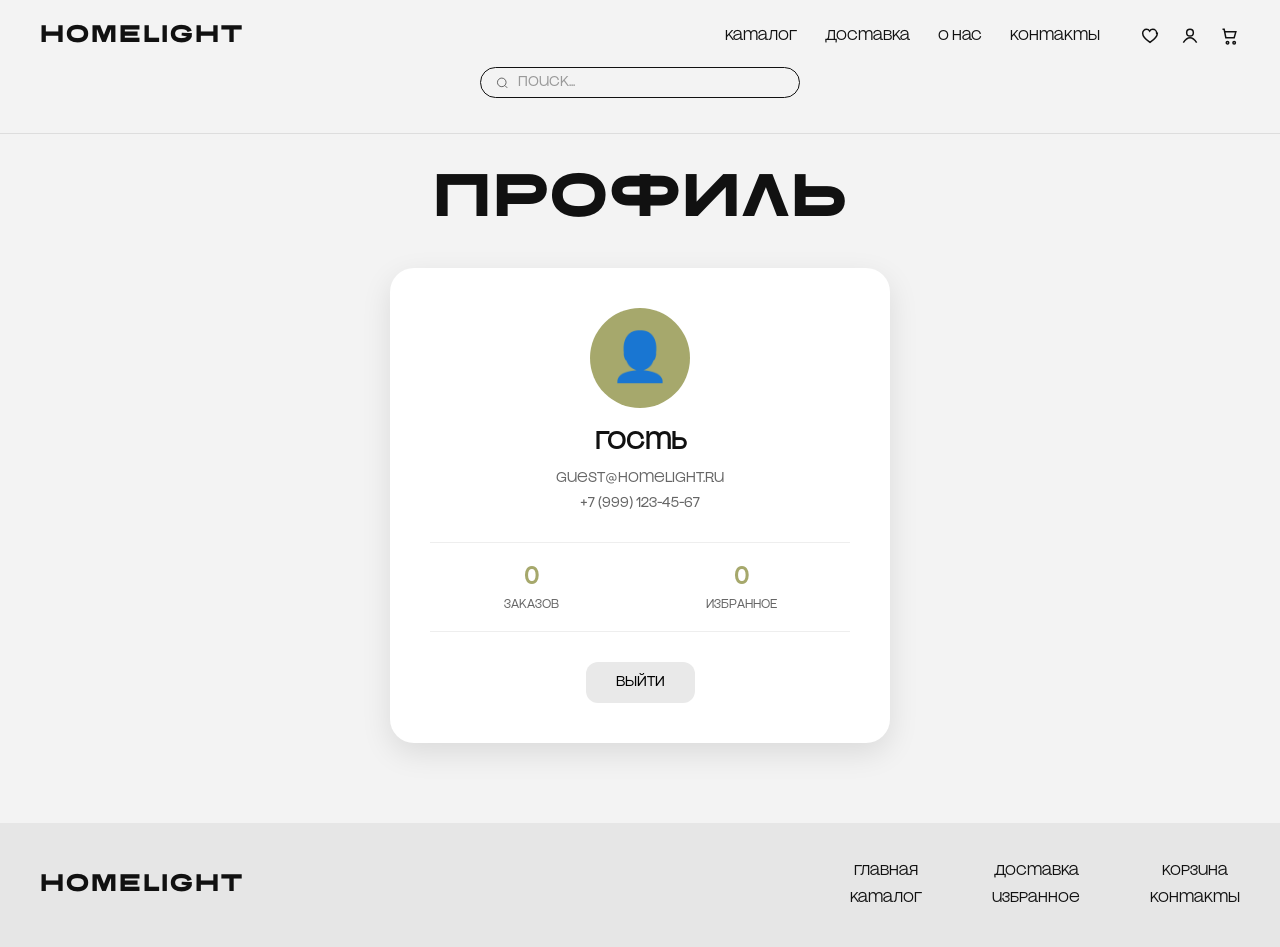
<file: profile.html>
<!DOCTYPE html>
<html lang="ru">
<head>
    <meta charset="UTF-8">
    <meta name="viewport" content="width=device-width, initial-scale=1.0, maximum-scale=1.0, user-scalable=yes">
    <title>Профиль — HOMELIGHT</title>
    <link href="https://fonts.googleapis.com/css2?family=Manrope:wght@400;500;700;800&display=swap" rel="stylesheet">
    <link rel="stylesheet" href="cart-notification.css">
    <style>
        * {
            margin: 0;
            padding: 0;
            box-sizing: border-box;
        }

        @font-face {
            font-family: 'Widock Trial';
            src: url('Widock TRIAL Bold.otf') format('opentype');
            font-weight: 800;
            font-display: swap;
        }

        @font-face {
            font-family: 'Gothic60';
            src: url('Gothic60-Regular.otf') format('opentype');
            font-weight: 400;
            font-display: swap;
        }

        body {
            background: #f3f3f3;
            font-family: 'Gothic60', 'Manrope', sans-serif;
            color: #111;
            display: flex;
            flex-direction: column;
            min-height: 100vh;
        }

        .profile-title, .logo {
            font-family: 'Widock Trial', 'Manrope', sans-serif;
            font-weight: 800;
        }

        .container {
            width: 1200px;
            margin: 0 auto;
            text-align: center;
        }

        .divider {
            border: none;
            border-top: 1px solid #ddd;
        }

        .header {
            padding: 25px 0 35px;
        }

        .header-row {
            display: flex;
            justify-content: space-between;
            align-items: center;
        }

        .logo {
            letter-spacing: 2px;
            font-size: 24px;
            text-decoration: none;
            color: inherit;
            transition: opacity 0.3s;
        }

        .logo:hover {
            opacity: 0.8;
        }

        .nav {
            display: flex;
            align-items: center;
            gap: 28px;
        }

        .nav a {
            text-decoration: none;
            font-size: 14px;
            color: #111;
            transition: color 0.3s;
        }

        .nav a:hover, .nav a.active {
            color: #a6a86c;
        }

        .icon {
            display: inline-flex;
            align-items: center;
            transition: all 0.3s ease;
        }

        .icon svg {
            width: 20px;
            height: 20px;
            stroke-width: 1.8;
            transition: all 0.3s ease;
        }

        .icon-favorite:hover svg {
            stroke: #FF6161 !important;
            fill: #FF6161 !important;
        }

        .icon:not(.icon-favorite):hover svg {
            stroke: #a6a86c;
        }

        .search-wrapper {
            display: flex;
            justify-content: center;
            margin-top: 20px;
        }

        .search-box {
            display: flex;
            align-items: center;
            border: 1.5px solid #111;
            border-radius: 20px;
            padding: 6px 14px;
            width: 320px;
            transition: border-color 0.3s;
        }

        .search-box:focus-within {
            border-color: #a6a86c;
        }

        .search-box svg {
            width: 16px;
            height: 16px;
            margin-right: 8px;
        }

        .search-box input {
            border: none;
            outline: none;
            background: transparent;
            width: 100%;
            font-size: 14px;
            font-family: 'Gothic60', 'Manrope', sans-serif;
        }

        .profile-page {
            padding: 40px 0 80px;
            flex: 1;
        }

        .profile-title {
            font-size: 60px;
            letter-spacing: 2px;
            margin-bottom: 40px;
        }

        .profile-card {
            background: white;
            border-radius: 24px;
            padding: 40px;
            max-width: 500px;
            margin: 0 auto;
            box-shadow: 0 10px 30px rgba(0,0,0,0.1);
        }

        .profile-avatar {
            width: 100px;
            height: 100px;
            background: #a6a86c;
            border-radius: 50%;
            display: flex;
            align-items: center;
            justify-content: center;
            margin: 0 auto 20px;
            font-size: 48px;
            color: white;
        }

        .profile-name {
            font-size: 24px;
            font-weight: 600;
            margin-bottom: 10px;
        }

        .profile-email, .profile-phone {
            font-size: 14px;
            color: #666;
            margin-bottom: 8px;
        }

        .profile-stats {
            display: flex;
            justify-content: space-around;
            margin: 30px 0;
            padding: 20px 0;
            border-top: 1px solid #eee;
            border-bottom: 1px solid #eee;
        }

        .stat-item {
            text-align: center;
        }

        .stat-value {
            font-size: 24px;
            font-weight: 600;
            color: #a6a86c;
        }

        .stat-label {
            font-size: 12px;
            color: #666;
            margin-top: 5px;
        }

        .logout-btn {
            background: #e9e9e9;
            border: none;
            padding: 12px 30px;
            border-radius: 12px;
            cursor: pointer;
            font-size: 14px;
            transition: all 0.3s ease;
            font-family: 'Gothic60', sans-serif;
        }

        .logout-btn:hover {
            background: #FF6161;
            color: white;
        }

        .footer {
            background: #e6e6e6;
            padding: 40px 0;
            width: 100%;
        }

        .footer-content {
            display: flex;
            justify-content: space-between;
            align-items: center;
        }

        .footer-links {
            display: flex;
            gap: 70px;
        }

        .footer-links .col {
            display: flex;
            flex-direction: column;
            gap: 10px;
        }

        .footer-links a {
            text-decoration: none;
            font-size: 14px;
            color: #111;
            transition: color 0.3s;
            font-family: 'Gothic60', sans-serif;
        }

        .footer-links a:hover {
            color: #a6a86c;
        }

        /* ===== ТОЛЬКО МОБИЛЬНАЯ ВЕРСИЯ ===== */
        @media (max-width: 768px) {
            .container {
                width: 100%;
                padding-left: 20px;
                padding-right: 20px;
            }
            
            /* Перестраиваем хедер */
            .header-row {
                flex-direction: column;
                align-items: center;
                gap: 15px;
            }
            
            .logo {
                order: 1;
            }
            
            .nav {
                order: 2;
                display: flex;
                flex-wrap: wrap;
                justify-content: center;
                align-items: center;
                gap: 20px;
                width: 100%;
            }
            
            /* Иконки наверх */
            .nav a.icon-favorite,
            .nav a.icon,
            .nav a.cart-icon {
                order: 0;
                display: inline-flex;
            }
            
            /* Текстовые ссылки вниз */
            .nav a[href="catalog.html"],
            .nav a[href="delivery.html"],
            .nav a[href="about.html"],
            .nav a[href="contact.html"] {
                order: 2;
                display: inline-flex;
            }
            
            .search-wrapper {
                order: 3;
                width: 100%;
                display: flex;
                justify-content: center;
                margin-top: 15px;
            }
            
            .profile-title {
                font-size: 48px;
            }
            
            .profile-card {
                padding: 25px;
            }
            
            /* Подвал в два столбца */
            .footer-content {
                flex-direction: column;
                gap: 30px;
                text-align: center;
            }
            
            .footer-links {
                flex-direction: row;
                justify-content: center;
                gap: 40px;
                flex-wrap: wrap;
            }
            
            .footer-links .col {
                align-items: center;
            }
        }

        @media (max-width: 480px) {
            .profile-title {
                font-size: 36px;
            }
            
            .search-box {
                width: 100%;
                max-width: 320px;
            }
            
            .nav {
                gap: 12px;
            }
            
            .nav a {
                font-size: 12px;
            }
            
            .profile-name {
                font-size: 20px;
            }
            
            .stat-value {
                font-size: 20px;
            }
        }
    </style>
</head>
<body>
<link rel="stylesheet" href="common.css">
<header class="header">
    <div class="container">
        <div class="header-row">
            <a href="index.html" class="logo">HOMELIGHT</a>
            
            <!-- Обертка для меню и иконок вместе -->
            <div class="nav-wrapper">
                <!-- Ссылки меню -->
                <nav class="nav-links">
                    <a href="catalog.html">каталог</a>
                    <a href="delivery.html">доставка</a>
                    <a href="about.html">о нас</a>
                    <a href="contact.html">контакты</a>
                </nav>
                
                <!-- Иконки (будут справа от меню на десктопе) -->
                <div class="nav-icons">
                    <a href="favorites.html" class="icon icon-favorite">
                        <svg class="heart-icon" viewBox="0 0 24 24" fill="none" stroke="currentColor">
                            <path d="M20.8 8.6c0 5-8.8 11-8.8 11S3.2 13.6 3.2 8.6c0-2.6 2-4.6 4.6-4.6 1.6 0 3 .8 3.8 2.1C12.4 4.8 13.8 4 15.4 4c2.6 0 4.6 2 4.6 4.6z"/>
                        </svg>
                    </a>
                    <a href="profile.html" class="icon">
                        <svg viewBox="0 0 24 24" fill="none" stroke="currentColor">
                            <circle cx="12" cy="8" r="4"/>
                            <path d="M4 20c2.5-4 5.5-6 8-6s5.5 2 8 6"/>
                        </svg>
                    </a>
                    <a href="trashbin.html" class="icon cart-icon">
                        <svg viewBox="0 0 24 24" fill="none" stroke="currentColor">
                            <path d="M3 4h2l2 10h10l2-7H6"/>
                            <circle cx="9" cy="20" r="1.5"/>
                            <circle cx="17" cy="20" r="1.5"/>
                        </svg>
                    </a>
                </div>
            </div>
        </div>

        <div class="search-wrapper">
            <div class="search-box">
                <svg viewBox="0 0 24 24" fill="none" stroke="currentColor">
                    <circle cx="11" cy="11" r="7"/>
                    <line x1="20" y1="20" x2="16.5" y2="16.5"/>
                </svg>
                <input type="text" id="searchInput" placeholder="Поиск...">
            </div>
        </div>
    </div>
</header>

<hr class="divider">

<section class="profile-page">
    <div class="container">
        <h1 class="profile-title">ПРОФИЛЬ</h1>

        <div class="profile-card">
            <div class="profile-avatar">
                👤
            </div>
            <div class="profile-name">Гость</div>
            <div class="profile-email">guest@homelight.ru</div>
            <div class="profile-phone">+7 (999) 123-45-67</div>

            <div class="profile-stats">
                <div class="stat-item">
                    <div class="stat-value" id="ordersCount">0</div>
                    <div class="stat-label">ЗАКАЗОВ</div>
                </div>
                <div class="stat-item">
                    <div class="stat-value" id="favoritesCount">0</div>
                    <div class="stat-label">ИЗБРАННОЕ</div>
                </div>
            </div>

            <button class="logout-btn" onclick="logout()">ВЫЙТИ</button>
        </div>
    </div>
</section>

<footer class="footer">
    <div class="container footer-content">
        <a href="index.html" class="logo" style="text-decoration: none; color: inherit;">HOMELIGHT</a>

        <div class="footer-links">
            <div class="col">
                <a href="index.html">главная</a>
                <a href="catalog.html">каталог</a>
            </div>
            <div class="col">
                <a href="delivery.html">доставка</a>
                <a href="favorites.html">избранное</a>
            </div>
            <div class="col">
                <a href="trashbin.html">корзина</a>
                <a href="contact.html">контакты</a>
            </div>
        </div>
    </div>
</footer>

<script src="favorites.js"></script>
<script>
    function updateProfileStats() {
        const favoritesCount = favorites.getTotalCount();
        document.getElementById('favoritesCount').textContent = favoritesCount;
    }
    
    function logout() {
        if (confirm('Вы уверены, что хотите выйти?')) {
            localStorage.removeItem('user');
            alert('Вы вышли из аккаунта');
            window.location.href = 'index.html';
        }
    }
    
    const searchInput = document.getElementById('searchInput');
    if (searchInput) {
        searchInput.addEventListener('keypress', function(e) {
            if (e.key === 'Enter') {
                const query = this.value.trim().toLowerCase();
                if (query === 'каталог') window.location.href = 'catalog.html';
                else if (query === 'о нас') window.location.href = 'about.html';
                else if (query === 'главная') window.location.href = 'index.html';
                else if (query === 'корзина') window.location.href = 'trashbin.html';
                else if (query === 'избранное') window.location.href = 'favorites.html';
                else if (query === 'профиль') window.location.href = 'profile.html';
                else alert('По запросу "' + query + '" ничего не найдено');
            }
        });
    }
    
    updateProfileStats();
</script>
</body>
</html>
</file>
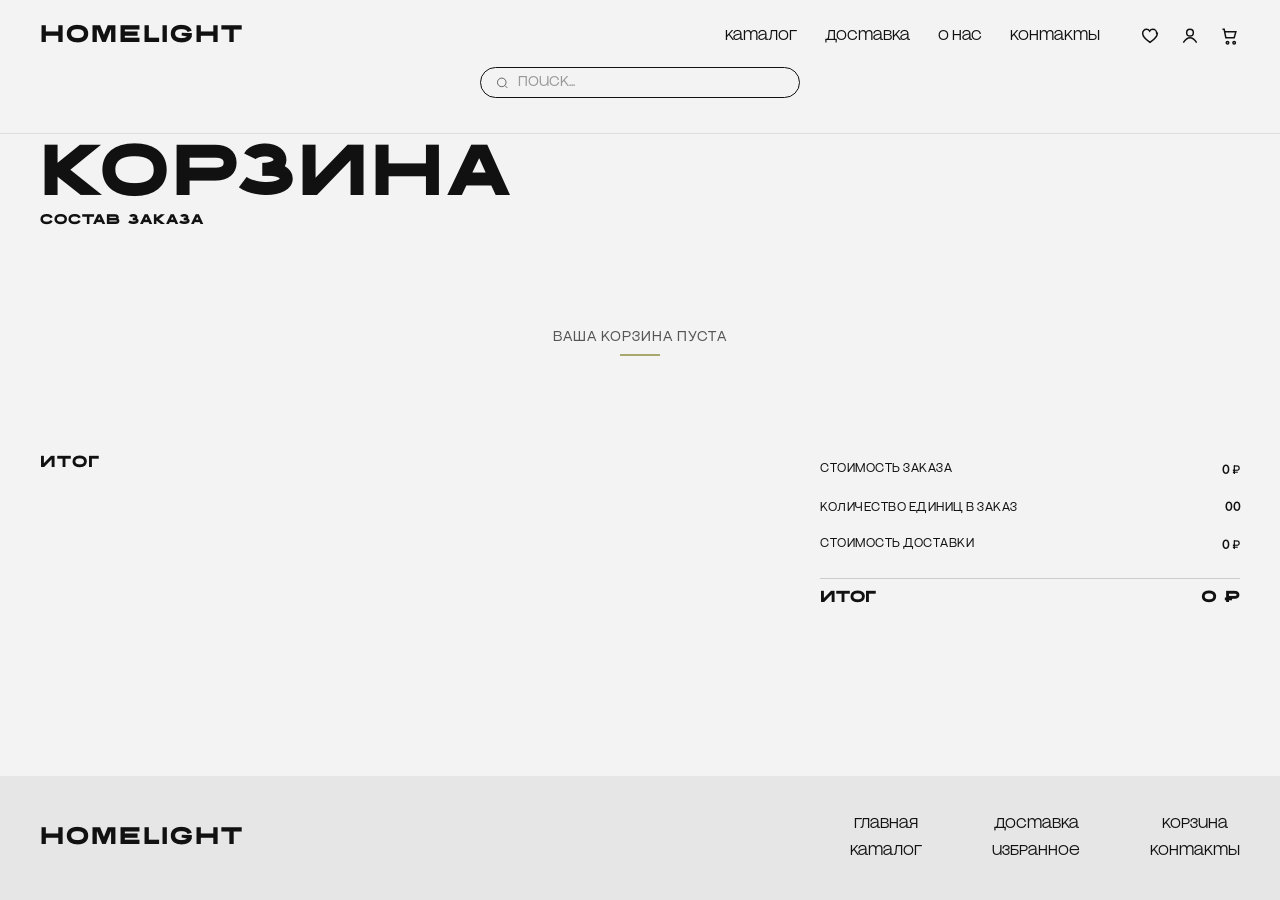
<file: trashbin.html>
<!DOCTYPE html>
<html lang="ru">
<head>
    <meta charset="UTF-8">
    <meta name="viewport" content="width=device-width, initial-scale=1.0, maximum-scale=1.0, user-scalable=yes">
    <title>Корзина — HOMELIGHT</title>
    <link href="https://fonts.googleapis.com/css2?family=Manrope:wght@400;500;700;800&display=swap" rel="stylesheet">
    <link rel="stylesheet" href="common.css">
    <link rel="stylesheet" href="style.css">
    <link rel="stylesheet" href="trashbin.css">
    <link rel="stylesheet" href="cart-notification.css">
</head>
<body>

<header class="header">
    <div class="container">
        <div class="header-row">
            <a href="index.html" class="logo">HOMELIGHT</a>
            
            <!-- Обертка для меню и иконок вместе -->
            <div class="nav-wrapper">
                <!-- Ссылки меню -->
                <nav class="nav-links">
                    <a href="catalog.html">каталог</a>
                    <a href="delivery.html">доставка</a>
                    <a href="about.html">о нас</a>
                    <a href="contact.html">контакты</a>
                </nav>
                
                <!-- Иконки (будут справа от меню на десктопе) -->
                <div class="nav-icons">
                    <a href="favorites.html" class="icon icon-favorite">
                        <svg class="heart-icon" viewBox="0 0 24 24" fill="none" stroke="currentColor">
                            <path d="M20.8 8.6c0 5-8.8 11-8.8 11S3.2 13.6 3.2 8.6c0-2.6 2-4.6 4.6-4.6 1.6 0 3 .8 3.8 2.1C12.4 4.8 13.8 4 15.4 4c2.6 0 4.6 2 4.6 4.6z"/>
                        </svg>
                    </a>
                    <a href="profile.html" class="icon">
                        <svg viewBox="0 0 24 24" fill="none" stroke="currentColor">
                            <circle cx="12" cy="8" r="4"/>
                            <path d="M4 20c2.5-4 5.5-6 8-6s5.5 2 8 6"/>
                        </svg>
                    </a>
                    <a href="trashbin.html" class="icon cart-icon">
                        <svg viewBox="0 0 24 24" fill="none" stroke="currentColor">
                            <path d="M3 4h2l2 10h10l2-7H6"/>
                            <circle cx="9" cy="20" r="1.5"/>
                            <circle cx="17" cy="20" r="1.5"/>
                        </svg>
                    </a>
                </div>
            </div>
        </div>

        <div class="search-wrapper">
            <div class="search-box">
                <svg viewBox="0 0 24 24" fill="none" stroke="currentColor">
                    <circle cx="11" cy="11" r="7"/>
                    <line x1="20" y1="20" x2="16.5" y2="16.5"/>
                </svg>
                <input type="text" id="searchInput" placeholder="Поиск...">
            </div>
        </div>
    </div>
</header>

<hr class="divider">

<section class="cart">
    <div class="cart-container">
        <h1 class="cart-title">КОРЗИНА</h1>
        <div class="cart-subtitle">СОСТАВ ЗАКАЗА</div>

        <div id="cartItems" class="cart-items">
            <!-- Товары будут загружены через JS -->
        </div>

        <div class="empty-cart" id="emptyCart" style="display: none;">
            <div class="empty-text">ВАША КОРЗИНА ПУСТА</div>
        </div>

        <div class="bottom-line"></div>

        <div class="summary">
            <div class="summary-left">ИТОГ</div>
            <div class="summary-right">
                <div class="row">
                    <span>СТОИМОСТЬ ЗАКАЗА</span>
                    <span id="subtotal">0 ₽</span>
                </div>
                <div class="row">
                    <span>КОЛИЧЕСТВО ЕДИНИЦ В ЗАКАЗ</span>
                    <span id="totalQuantity">00</span>
                </div>
                <div class="row">
                    <span>СТОИМОСТЬ ДОСТАВКИ</span>
                    <span id="delivery">0 ₽</span>
                </div>
                <div class="total">
                    <span>ИТОГ</span>
                    <span id="total">0 ₽</span>
                </div>
                <button class="checkout-btn" id="checkoutBtn" style="display: none;">ОФОРМИТЬ ЗАКАЗ</button>
            </div>
        </div>
    </div>
</section>

<footer class="footer">
    <div class="container footer-content">
        <a href="index.html" class="logo">HOMELIGHT</a>

        <div class="footer-links">
            <div class="col">
                <a href="index.html">главная</a>
                <a href="catalog.html">каталог</a>
            </div>
            <div class="col">
                <a href="delivery.html">доставка</a>
                <a href="favorites.html">избранное</a>
            </div>
            <div class="col">
                <a href="trashbin.html">корзина</a>
                <a href="contact.html">контакты</a>
            </div>
        </div>
    </div>
</footer>

<script src="product-data.js"></script>
<script src="cart.js"></script>
<script src="favorites.js"></script>
<script>
    function renderCart() {
        const items = cart.getItems();
        const cartItemsDiv = document.getElementById('cartItems');
        const emptyCartDiv = document.getElementById('emptyCart');
        const subtotalSpan = document.getElementById('subtotal');
        const totalQuantitySpan = document.getElementById('totalQuantity');
        const totalSpan = document.getElementById('total');
        const deliverySpan = document.getElementById('delivery');
        const checkoutBtn = document.getElementById('checkoutBtn');
        
        if (items.length === 0) {
            cartItemsDiv.innerHTML = '';
            emptyCartDiv.style.display = 'block';
            const bottomLine = document.querySelector('.bottom-line');
            const summary = document.querySelector('.summary');
            if (bottomLine) bottomLine.style.display = 'none';
            if (summary) summary.style.opacity = '0.5';
            if (checkoutBtn) checkoutBtn.style.display = 'none';
            subtotalSpan.textContent = '0 ₽';
            totalQuantitySpan.textContent = '00';
            deliverySpan.textContent = '0 ₽';
            totalSpan.textContent = '0 ₽';
            return;
        }
        
        emptyCartDiv.style.display = 'none';
        const bottomLine = document.querySelector('.bottom-line');
        const summary = document.querySelector('.summary');
        if (bottomLine) bottomLine.style.display = 'block';
        if (summary) summary.style.opacity = '1';
        if (checkoutBtn) checkoutBtn.style.display = 'block';
        
        cartItemsDiv.innerHTML = items.map(item => `
            <div class="cart-item" data-id="${item.id}" style="animation: fadeInUp 0.5s ease;">
                <div class="cart-item-image">
                    <img src="${item.img}" alt="${item.name}">
                </div>
                <div class="cart-item-info">
                    <div class="cart-item-name">${item.name}</div>
                    <div class="cart-item-price">${item.price.toLocaleString('ru-RU')} ₽</div>
                </div>
                <div class="cart-item-quantity">
                    <button class="quantity-btn minus" onclick="updateItemQuantity(${item.id}, ${item.quantity - 1})">-</button>
                    <span class="quantity-value">${item.quantity}</span>
                    <button class="quantity-btn plus" onclick="updateItemQuantity(${item.id}, ${item.quantity + 1})">+</button>
                </div>
                <div class="cart-item-total">
                    ${(item.price * item.quantity).toLocaleString('ru-RU')} ₽
                </div>
                <div class="cart-item-remove" onclick="removeItem(${item.id})">
                    <svg viewBox="0 0 24 24" fill="none" stroke="currentColor" width="20" height="20">
                        <line x1="18" y1="6" x2="6" y2="18"/>
                        <line x1="6" y1="6" x2="18" y2="18"/>
                    </svg>
                </div>
            </div>
        `).join('');
        
        const subtotal = cart.getTotalPrice();
        const totalQty = cart.getTotalQuantity();
        const delivery = subtotal > 5000 ? 0 : 500;
        
        subtotalSpan.textContent = subtotal.toLocaleString('ru-RU') + ' ₽';
        totalQuantitySpan.textContent = totalQty.toString().padStart(2, '0');
        deliverySpan.textContent = delivery.toLocaleString('ru-RU') + ' ₽';
        totalSpan.textContent = (subtotal + delivery).toLocaleString('ru-RU') + ' ₽';
        
        [subtotalSpan, totalQuantitySpan, deliverySpan, totalSpan].forEach(el => {
            if (el) {
                el.style.animation = 'none';
                el.offsetHeight;
                el.style.animation = 'fadeInUp 0.3s ease';
            }
        });
    }
    
    function updateItemQuantity(id, newQuantity) {
        cart.updateQuantity(id, newQuantity);
        renderCart();
    }
    
    function removeItem(id) {
        cart.removeItem(id);
        renderCart();
    }
    
    const checkoutBtn = document.getElementById('checkoutBtn');
    if (checkoutBtn) {
        checkoutBtn.addEventListener('click', () => {
            if (cart.getItems().length > 0) {
                alert('Спасибо за заказ! Наш менеджер свяжется с вами в ближайшее время.');
                cart.clearCart();
                renderCart();
            }
        });
    }
    
    const searchInput = document.getElementById('searchInput');
    if (searchInput) {
        searchInput.addEventListener('keypress', function(e) {
            if (e.key === 'Enter') {
                const query = this.value.trim().toLowerCase();
                if (query === 'каталог') window.location.href = 'catalog.html';
                else if (query === 'доставка') window.location.href = 'delivery.html';
                else if (query === 'о нас') window.location.href = 'about.html';
                else if (query === 'главная') window.location.href = 'index.html';
                else if (query === 'корзина') window.location.href = 'trashbin.html';
                else if (query === 'контакты') window.location.href = 'contact.html';
                else if (query === 'избранное') window.location.href = 'favorites.html';
                else if (query === 'профиль') window.location.href = 'profile.html';
                else alert('По запросу "' + query + '" ничего не найдено');
            }
        });
    }
    
    document.querySelectorAll('.icon-favorite').forEach(icon => {
        const svg = icon.querySelector('.heart-icon');
        if (svg) {
            icon.addEventListener('mouseenter', function() {
                svg.style.stroke = '#FF6161';
                svg.style.fill = '#FF6161';
            });
            icon.addEventListener('mouseleave', function() {
                svg.style.stroke = 'currentColor';
                svg.style.fill = 'none';
            });
        }
    });
    
    renderCart();
</script>
</body>
</html>
</file>
<file: common.css>
/* common.css - единые стили для всех страниц */

/* ===== ОСНОВНЫЕ СТИЛИ ШАПКИ ===== */
.header {
    padding: 25px 0 35px;
}

.header-row {
    display: flex;
    justify-content: space-between;
    align-items: center;
    flex-wrap: wrap;
}

.logo {
    font-family: 'Widock Trial', 'Manrope', sans-serif;
    font-weight: 800;
    letter-spacing: 2px;
    font-size: 24px;
    text-decoration: none;
    color: #111;
    transition: opacity 0.3s ease;
}

.logo:hover {
    opacity: 0.8;
}

/* Обертка для навигации */
.nav-wrapper {
    display: flex;
    align-items: center;
    gap: 40px;
}

/* Ссылки меню */
.nav-links {
    display: flex;
    align-items: center;
    gap: 28px;
}

.nav-links a {
    font-family: 'Gothic60', 'Manrope', sans-serif;
    font-weight: 400;
    text-decoration: none;
    font-size: 14px;
    color: #111;
    transition: color 0.3s ease;
    white-space: nowrap;
}

.nav-links a:hover {
    color: #a6a86c;
}

.nav-links a.active {
    color: #a6a86c;
}

/* Иконки */
.nav-icons {
    display: flex;
    align-items: center;
    gap: 20px;
}

.icon {
    display: inline-flex;
    align-items: center;
    transition: all 0.3s ease;
    color: #111;
}

.icon svg {
    width: 20px;
    height: 20px;
    stroke: #111;
    stroke-width: 1.8;
    fill: none;
    transition: all 0.3s ease;
}

.icon:not(.icon-favorite):hover svg {
    stroke: #a6a86c;
}

.icon-favorite:hover svg {
    stroke: #FF6161 !important;
    fill: #FF6161 !important;
}

/* Поиск */
.search-wrapper {
    display: flex;
    justify-content: center;
    margin-top: 20px;
}

.search-box {
    display: flex;
    align-items: center;
    border: 1.5px solid #111;
    border-radius: 20px;
    padding: 6px 14px;
    width: 320px;
    transition: border-color 0.3s ease;
}

.search-box:focus-within {
    border-color: #a6a86c;
}

.search-box svg {
    width: 16px;
    height: 16px;
    margin-right: 8px;
    stroke: #111;
}

.search-box input {
    border: none;
    outline: none;
    background: transparent;
    width: 100%;
    font-size: 14px;
    font-family: 'Gothic60', 'Manrope', sans-serif;
    color: #111;
}

.search-box input::placeholder {
    color: #999;
}

/* ===== МОБИЛЬНАЯ ВЕРСИЯ (до 768px) ===== */
@media (max-width: 768px) {
    .container {
        width: 100% !important;
        padding: 0 15px !important;
    }
    
    .header {
        padding: 15px 0 20px !important;
    }
    
    .header-row {
        flex-direction: column !important;
        align-items: center !important;
        gap: 12px !important;
    }
    
    .logo {
        order: 1 !important;
        font-size: 24px !important;
        margin-bottom: 5px !important;
    }
    
    .nav-wrapper {
        order: 2 !important;
        flex-direction: column !important;
        gap: 15px !important;
        width: 100% !important;
    }
    
    .nav-icons {
        order: 1 !important;
        justify-content: center !important;
        gap: 25px !important;
    }
    
    .nav-links {
        order: 2 !important;
        justify-content: center !important;
        flex-wrap: nowrap !important;
        gap: 16px !important;
        width: 100% !important;
    }
    
    .nav-links a {
        font-size: 15px !important;
        white-space: nowrap !important;
        padding: 0 2px !important;
    }
    
    /* ПОИСК - ТАКОЙ ЖЕ ДЛИНЫ КАК МЕНЮ */
    .search-wrapper {
        order: 4 !important;
        margin-top: 20px !important;
        margin-bottom: 5px !important;
        width: 100% !important;
    }
    
    .search-box {
        width: 100% !important;
        max-width: 100% !important;
        margin: 0 auto !important;
        padding: 8px 14px !important;
        border: 1.5px solid #111 !important;
        border-radius: 20px !important;
    }
    
    .search-box svg {
        display: inline-block !important;
        width: 16px !important;
        height: 16px !important;
        margin-right: 8px !important;
    }
    
    .search-box input {
        font-size: 14px !important;
        padding: 0 !important;
        background: transparent !important;
        border: none !important;
        outline: none !important;
    }
    
    .search-box input::placeholder {
        color: #999 !important;
    }
    
    .icon svg,
    .icon-favorite svg,
    .cart-icon svg {
        width: 22px !important;
        height: 22px !important;
    }
    
    /* ===== ОТСТУПЫ ДЛЯ ЗАГОЛОВКОВ ===== */
    .hero {
        margin-top: 10px !important;
    }
    
    .hero h1 {
        margin-top: 0 !important;
        margin-bottom: 5px !important;
    }
    
    .hero-text {
        margin-top: 10px !important;
        margin-bottom: 20px !important;
        line-height: 1.4 !important;
    }
    
    .catalog {
        margin-top: 30px !important;
    }
    
    .catalog h2 {
        margin-top: 20px !important;
    }
    
    .about-title,
    .delivery-title,
    .cart-title,
    .favorites-title,
    .profile-title,
    .catalog h1,
    .page-title,
    .contacts-page .page-title {
        margin-top: 20px !important;
    }
    
    /* ===== ПОДВАЛ - ТРИ КОЛОНКИ В РЯД ===== */
    .footer {
        padding: 30px 0 !important;
    }
    
    .footer-content {
        flex-direction: column !important;
        align-items: center !important;
        gap: 25px !important;
    }
    
    .footer-links {
        display: flex !important;
        flex-direction: row !important;
        justify-content: center !important;
        gap: 40px !important;
        width: 100% !important;
    }
    
    .footer-links .col {
        display: flex !important;
        flex-direction: column !important;
        align-items: center !important;
        gap: 8px !important;
        flex: 0 1 auto !important;
    }
    
    .footer-links a {
        font-size: 13px !important;
        text-align: center !important;
    }
    
    /* ===== КНОПКА ПЕРЕЙТИ - ЧЕРНАЯ НАДПИСЬ ===== */
    .card button,
    .card button span,
    .card button * {
        color: #000000 !important;
        background-color: #a6a86c !important;
    }
}

/* ===== ДЛЯ ЭКРАНОВ 480px И МЕНЬШЕ ===== */
@media (max-width: 480px) {
    .container {
        padding: 0 10px !important;
    }
    
    .logo {
        font-size: 22px !important;
    }
    
    .nav-icons {
        gap: 20px !important;
    }
    
    .nav-links {
        gap: 12px !important;
    }
    
    .nav-links a {
        font-size: 13px !important;
        padding: 0 1px !important;
    }
    
    .icon svg,
    .icon-favorite svg,
    .cart-icon svg {
        width: 20px !important;
        height: 20px !important;
    }
    
    .search-wrapper {
        margin-top: 18px !important;
    }
    
    .search-box {
        padding: 6px 12px !important;
    }
    
    .search-box input {
        font-size: 13px !important;
    }
    
    .hero {
        margin-top: 5px !important;
    }
    
    .catalog {
        margin-top: 20px !important;
    }
    
    .about-title,
    .delivery-title,
    .cart-title,
    .favorites-title,
    .profile-title,
    .catalog h1,
    .page-title {
        margin-top: 15px !important;
    }
    
    /* Подвал на маленьких экранах */
    .footer-links {
        gap: 25px !important;
    }
    
    .footer-links a {
        font-size: 11px !important;
    }
}

/* ===== ДЛЯ ЭКРАНОВ 360px И МЕНЬШЕ ===== */
@media (max-width: 360px) {
    .nav-links {
        gap: 8px !important;
    }
    
    .nav-links a {
        font-size: 12px !important;
    }
    
    .footer-links {
        gap: 15px !important;
    }
    
    .footer-links a {
        font-size: 10px !important;
    }
}

/* ===== ДЛЯ ПЛАНШЕТОВ ===== */
@media (min-width: 769px) and (max-width: 1024px) {
    .container {
        width: 100% !important;
        padding: 0 30px !important;
    }
}
</file>
<file: style.css>
* {
    margin: 0;
    padding: 0;
    box-sizing: border-box;
}

@font-face {
    font-family: 'Widock Trial';
    src: url('Widock TRIAL Bold.otf') format('opentype');
    font-weight: 800;
    font-display: swap;
}

@font-face {
    font-family: 'Gothic60';
    src: url('Gothic60-Regular.otf') format('opentype');
    font-weight: 400;
    font-display: swap;
}

body {
    background: #f3f3f3;
    font-family: 'Gothic60', 'Manrope', sans-serif;
    color: #111;
}

.container {
    width: 1200px;
    margin: 0 auto;
    text-align: center;
}

.divider {
    border: none;
    border-top: 1px solid #ddd;
}

/* ===== HERO ===== */
.hero {
    padding: 60px 0;
}

.hero h1 {
    font-family: 'Widock Trial', 'Manrope', sans-serif;
    font-weight: 800;
    font-size: 72px;
    letter-spacing: 4px;
    margin-bottom: 20px;
}

.hero-text {
    font-size: 18px;
    color: #555;
    max-width: 600px;
    margin: 0 auto;
    line-height: 1.6;
}

/* ===== CATALOG ===== */
.catalog {
    padding: 60px 0;
}

.catalog h2 {
    font-family: 'Widock Trial', 'Manrope', sans-serif;
    font-weight: 800;
    font-size: 48px;
    letter-spacing: 2px;
    margin-bottom: 40px;
}

.catalog-grid {
    display: grid;
    grid-template-columns: repeat(3, 1fr);
    gap: 30px;
}

.card {
    background: #fff;
    padding: 20px;
    border-radius: 10px;
    text-align: center;
    box-shadow: 0 5px 15px rgba(0,0,0,0.05);
    transition: transform 0.3s, box-shadow 0.3s;
    cursor: pointer;
}

.card:hover {
    transform: scale(1.05);
    box-shadow: 0 10px 25px rgba(0,0,0,0.15);
}

.card img {
    width: 100%;
    border-radius: 10px;
    margin-bottom: 15px;
}

.card p {
    font-size: 16px;
    margin: 10px 0;
    color: #111;
}

.card button {
    background: #a6a86c;
    border: none;
    padding: 10px 25px;
    border-radius: 10px;
    cursor: pointer;
    font-size: 14px;
    transition: background 0.3s;
    font-family: 'Gothic60', sans-serif;
}

.card button:hover {
    background: #8b8d5a;
}

/* ===== SUBSCRIBE ===== */
.subscribe {
    background: #e6e6e6;
    padding: 60px 0;
}

.subscribe-title {
    font-family: 'Widock Trial', 'Manrope', sans-serif;
    font-weight: 800;
    font-size: 36px;
    letter-spacing: 2px;
    margin-bottom: 15px;
}

.sub-text {
    font-size: 14px;
    color: #666;
    margin-bottom: 40px;
}

.subscribe-wrapper {
    display: flex;
    gap: 50px;
    align-items: center;
    justify-content: center;
    flex-wrap: wrap;
}

.subscribe-image {
    width: 380px;
    height: 220px;
    border-radius: 0 24px 0 24px;
    overflow: hidden;
}

.subscribe-image img {
    width: 100%;
    border-radius: 0 24px 0 24px;
}

.subscribe-form {
    flex: 1;
    max-width: 400px;
    text-align: left;
}

.form-group {
    margin-bottom: 20px;
}

.form-group input {
    width: 100%;
    padding: 14px 18px;
    border: 1.5px solid #ddd;
    border-radius: 30px;
    font-size: 14px;
    font-family: 'Gothic60', sans-serif;
    transition: border-color 0.3s;
}

.form-group input:focus {
    outline: none;
    border-color: #a6a86c;
}

.error-message {
    font-size: 12px;
    color: #ff6161;
    margin-top: 5px;
    margin-left: 15px;
    display: none;
}

.error-message.visible {
    display: block;
}

.subscribe-btn {
    width: 100%;
    padding: 14px;
    background: #a6a86c;
    color: white;
    border: none;
    border-radius: 30px;
    font-size: 16px;
    cursor: pointer;
    transition: background 0.3s;
    font-family: 'Gothic60', sans-serif;
}

.subscribe-btn:hover {
    background: #8b8d5a;
}

.subscribe-btn:disabled {
    background: #ccc;
    cursor: not-allowed;
}

/* ===== FOOTER ===== */
.footer {
    background: #e6e6e6;
    padding: 40px 0;
}

.footer-content {
    display: flex;
    justify-content: space-between;
    align-items: center;
}

.footer-links {
    display: flex;
    gap: 70px;
}

.footer-links .col {
    display: flex;
    flex-direction: column;
    gap: 10px;
}

.footer-links a {
    text-decoration: none;
    font-size: 14px;
    color: #111;
    transition: color 0.3s;
    font-family: 'Gothic60', sans-serif;
}

.footer-links a:hover {
    color: #a6a86c;
}

/* ===== АДАПТАЦИЯ ===== */
@media (max-width: 768px) {
    .container {
        width: 100%;
        padding: 0 20px;
    }
    
    .hero h1 {
        font-size: 48px;
    }
    
    .hero-text {
        font-size: 16px;
    }
    
    .catalog h2 {
        font-size: 36px;
    }
    
    .catalog-grid {
        grid-template-columns: 1fr;
    }
    
    .subscribe-title {
        font-size: 28px;
    }
    
    .subscribe-wrapper {
        flex-direction: column;
    }
    
    .footer-content {
        flex-direction: column;
        gap: 30px;
    }
    
    .footer-links {
        flex-direction: column;
        gap: 30px;
        align-items: center;
    }
    
    .footer-links .col {
        align-items: center;
    }
}

@media (max-width: 480px) {
    .hero h1 {
        font-size: 36px;
    }
    
    .catalog h2 {
        font-size: 28px;
    }
}
</file>
<file: cart-notification.css>
/* cart-notification.css - Стили для уведомлений корзины и избранного */

.cart-icon, .icon-favorite {
    position: relative;
}

.cart-badge, .favorites-badge {
    position: absolute;
    top: -8px;
    right: -12px;
    background: #FF6161;
    color: white;
    font-size: 10px;
    font-weight: bold;
    min-width: 18px;
    height: 18px;
    border-radius: 50%;
    display: flex;
    align-items: center;
    justify-content: center;
    padding: 0 4px;
    font-family: 'Gothic60', sans-serif;
    animation: badgePop 0.3s ease;
}

@keyframes badgePop {
    0% {
        transform: scale(0);
    }
    70% {
        transform: scale(1.2);
    }
    100% {
        transform: scale(1);
    }
}

.cart-notification {
    position: fixed;
    bottom: 30px;
    right: 30px;
    background: #a6a86c;
    color: white;
    padding: 12px 24px;
    border-radius: 30px;
    font-size: 14px;
    font-family: 'Gothic60', sans-serif;
    z-index: 1000;
    opacity: 0;
    transform: translateX(100px);
    transition: all 0.3s ease;
    box-shadow: 0 4px 15px rgba(0,0,0,0.2);
}

.cart-notification.show {
    opacity: 1;
    transform: translateX(0);
}

/* Стиль для кнопки избранного на карточке товара */
.favorite-btn {
    background: #e9e9e9;
    padding: 18px 20px;
    border-radius: 14px;
    font-size: 18px;
    cursor: pointer;
    transition: all 0.3s ease;
    display: flex;
    align-items: center;
    justify-content: center;
}

.favorite-btn:hover {
    background: #FF6161;
    transform: scale(1.02);
}

.favorite-btn:hover svg {
    stroke: white !important;
    fill: white !important;
}

.favorite-btn.active {
    background: #FF6161;
}

.favorite-btn.active svg {
    fill: white;
    stroke: white;
}
</file>
<file: about.css>
/* about.css - стили для страницы "О нас" */

* {
    margin: 0;
    padding: 0;
    box-sizing: border-box;
}

@font-face {
    font-family: 'Widock Trial';
    src: url('Widock TRIAL Bold.otf') format('opentype');
    font-weight: 800;
    font-display: swap;
}

@font-face {
    font-family: 'Gothic60';
    src: url('Gothic60-Regular.otf') format('opentype');
    font-weight: 400;
    font-display: swap;
}

html {
    overflow-x: hidden;
}

body {
    overflow-x: hidden;
    width: 100%;
    background: #f3f3f3;
    font-family: 'Gothic60', 'Manrope', sans-serif;
    color: #111;
}

img, video, iframe {
    max-width: 100%;
    height: auto;
}

button, input, select, textarea {
    font-size: 16px;
}

/* Заголовки */
h1, .logo {
    font-family: 'Widock Trial', 'Manrope', sans-serif;
    font-weight: 800;
}

.container {
    width: 1200px;
    margin: 0 auto;
    text-align: center;
}

.divider {
    border: none;
    border-top: 1px solid #ddd;
}

/* ===== ABOUT SECTION ===== */
.about-section {
    display: flex;
    justify-content: space-between;
    align-items: center;
    max-width: 1400px;
    margin: 0 auto;
    padding: 60px 50px;
    gap: 60px;
}

.about-left {
    flex: 1;
}

.about-right {
    flex: 1;
    display: flex;
    justify-content: center;
}

.about-image {
    width: 100%;
    max-width: 600px;
    border-radius: 20px;
    overflow: hidden;
    box-shadow: 0 10px 30px rgba(0, 0, 0, 0.1);
    transition: box-shadow 0.3s ease;
}

.about-image:hover {
    box-shadow: 0 15px 40px rgba(0, 0, 0, 0.15);
}

.about-image img {
    width: 100%;
    height: auto;
    display: block;
}

.about-title {
    font-family: 'Widock Trial', 'Manrope', sans-serif;
    font-weight: 800;
    font-size: 48px;
    margin-bottom: 40px;
    letter-spacing: 2px;
    color: #111;
}

.about-text-light {
    font-family: 'Gothic60', 'Manrope', sans-serif;
    font-weight: 400;
    font-size: 18px;
    line-height: 1.6;
    color: #555;
    margin-bottom: 30px;
}

.about-text-regular {
    font-family: 'Gothic60', 'Manrope', sans-serif;
    font-weight: 400;
    font-size: 16px;
    line-height: 1.8;
    color: #333;
}

.about-text-regular p {
    margin-bottom: 15px;
}

.about-thanks {
    font-family: 'Gothic60', 'Manrope', sans-serif;
    font-weight: 400;
    margin-top: 30px;
    color: #111;
    font-size: 16px;
}

/* ===== FOOTER ===== */
.footer {
    background: #e6e6e6;
    padding: 40px 0;
    width: 100%;
    margin-top: 60px;
}

.footer-content {
    display: flex;
    justify-content: space-between;
    align-items: center;
}

.footer-links {
    display: flex;
    gap: 70px;
}

.footer-links .col {
    display: flex;
    flex-direction: column;
    gap: 10px;
}

.footer-links a {
    font-family: 'Gothic60', 'Manrope', sans-serif;
    font-weight: 400;
    text-decoration: none;
    font-size: 14px;
    color: #111;
    transition: color 0.3s ease;
}

.footer-links a:hover {
    color: #a6a86c;
}

/* ===== АДАПТАЦИЯ ===== */
@media (max-width: 1200px) {
    .container {
        width: 100%;
        padding: 0 30px;
    }
    
    .about-section {
        padding: 40px 30px;
        gap: 40px;
    }
}

@media (max-width: 900px) {
    .about-section {
        flex-direction: column-reverse;
        gap: 40px;
    }
    
    .about-left {
        text-align: center;
        width: 100%;
        max-width: 600px;
    }
    
    .about-right {
        width: 100%;
        max-width: 500px;
    }
    
    .about-title {
        font-size: 42px;
    }
    
    .about-text-light br,
    .about-text-regular br {
        display: none;
    }
    
    .about-thanks {
        text-align: center;
    }
}
</file>
<file: catalog.css>
* {
    margin: 0;
    padding: 0;
    box-sizing: border-box;
}

@font-face {
    font-family: 'Widock Trial';
    src: url('Widock TRIAL Bold.otf') format('opentype');
    font-weight: 800;
    font-display: swap;
}

@font-face {
    font-family: 'Gothic60';
    src: url('Gothic60-Regular.otf') format('opentype');
    font-weight: 400;
    font-display: swap;
}

html {
    overflow-x: hidden;
}

body {
    overflow-x: hidden;
    width: 100%;
    background: #f3f3f3;
    font-family: 'Gothic60', 'Manrope', sans-serif;
    color: #111;
}

img, video, iframe {
    max-width: 100%;
    height: auto;
}

button, input, select, textarea {
    font-size: 16px;
}

.container {
    width: 1200px;
    margin: 0 auto;
    text-align: center;
}

/* ===== CATALOG ===== */
.catalog {
    padding: 0 0 60px 0;
}

.catalog h1 {
    font-family: 'Widock Trial', 'Manrope', sans-serif;
    font-weight: 800;
    font-size: 60px;
    margin: 20px 0 40px;
    letter-spacing: 2px;
}

.catalog-grid {
    display: grid;
    grid-template-columns: repeat(3, 1fr);
    gap: 30px;
}

.card {
    background: #fff;
    padding: 20px 20px 30px;
    border-radius: 10px;
    text-align: center;
    box-shadow: 0 5px 15px rgba(0,0,0,0.05);
    display: flex;
    flex-direction: column;
    align-items: center;
    transition: transform 0.3s ease, box-shadow 0.3s ease;
    cursor: pointer;
}

.card:hover {
    transform: scale(1.05);
    box-shadow: 0 10px 25px rgba(0,0,0,0.15);
}

.card-img {
    width: 100%;
    overflow: hidden;
    border-radius: 10px;
    margin-bottom: 15px;
}

.card-img img {
    width: 100%;
    display: block;
    border-radius: 10px;
    transition: transform 0.3s ease;
}

.card:hover .card-img img {
    transform: scale(1.02);
}

.card p {
    font-family: 'Gothic60', 'Manrope', sans-serif;
    font-weight: 400;
    font-size: 16px;
    margin: 10px 0 20px;
    text-transform: lowercase;
    color: #111;
}

.card p::first-letter {
    text-transform: uppercase;
}

.card button {
    background: #a6a86c;
    border: none;
    padding: 10px 25px;
    border-radius: 10px;
    cursor: pointer;
    font-size: 14px;
    transition: background 0.3s;
    font-family: 'Gothic60', sans-serif;
}

.card button:hover {
    background: #8b8d5a;
}

.no-results {
    text-align: center;
    font-size: 18px;
    padding: 40px;
    color: #666;
    grid-column: 1 / -1;
}

.pagination {
    text-align: center;
    margin: 50px 0 30px;
}

.pagination span {
    font-family: 'Gothic60', 'Manrope', sans-serif;
    font-weight: 400;
    display: inline-block;
    margin: 0 5px;
    padding: 8px 14px;
    border-radius: 8px;
    cursor: pointer;
    font-size: 16px;
    transition: all 0.3s;
}

.pagination span:hover {
    background-color: #e0e0e0;
    transform: scale(1.05);
}

.pagination span.active {
    background-color: #a6a86c;
    color: white;
}

/* ===== FOOTER ===== */
.footer {
    background: #e6e6e6;
    padding: 40px 0;
    width: 100%;
    margin-top: 40px;
}

.footer-content {
    display: flex;
    justify-content: space-between;
    align-items: center;
}

.footer-links {
    display: flex;
    gap: 70px;
}

.footer-links .col {
    display: flex;
    flex-direction: column;
    gap: 10px;
}

.footer-links a {
    font-family: 'Gothic60', 'Manrope', sans-serif;
    font-weight: 400;
    text-decoration: none;
    font-size: 14px;
    color: #111;
    transition: color 0.3s;
}

.footer-links a:hover {
    color: #a6a86c;
}

/* ===== АДАПТАЦИЯ ===== */
@media (max-width: 768px) {
    .container {
        width: 100%;
        padding: 0 20px;
    }

    .catalog h1 {
        font-size: 48px;
        margin: 20px 0 30px;
    }

    .catalog-grid {
        grid-template-columns: 1fr;
        gap: 25px;
    }

    .card {
        max-width: 350px;
        margin: 0 auto;
        width: 100%;
    }

    .pagination span {
        padding: 6px 12px;
        font-size: 14px;
    }

    .footer-content {
        flex-direction: column;
        gap: 30px;
        text-align: center;
    }

    .footer-links {
        flex-direction: column;
        gap: 25px;
        align-items: center;
    }

    .footer-links .col {
        align-items: center;
    }
}

@media (max-width: 480px) {
    .catalog h1 {
        font-size: 36px;
    }

    .search-box {
        width: 90%;
        max-width: 280px;
    }

    .card p {
        font-size: 14px;
    }

    .card button {
        padding: 10px 25px;
        font-size: 13px;
    }

    .pagination span {
        padding: 5px 10px;
        font-size: 12px;
        margin: 0 3px;
    }
}
</file>
<file: contact.css>
/* contact.css - стили для страницы "Контакты" */

* {
    margin: 0;
    padding: 0;
    box-sizing: border-box;
}

@font-face {
    font-family: 'Widock Trial';
    src: url('Widock TRIAL Bold.otf') format('opentype');
    font-weight: 800;
    font-display: swap;
}

@font-face {
    font-family: 'Gothic60';
    src: url('Gothic60-Regular.otf') format('opentype');
    font-weight: 400;
    font-display: swap;
}

body {
    background: #f3f3f3;
    font-family: 'Gothic60', 'Manrope', sans-serif;
    color: #111;
    display: flex;
    flex-direction: column;
    min-height: 100vh;
}

.container {
    width: 1200px;
    margin: 0 auto;
    text-align: center;
}

.divider {
    border: none;
    border-top: 1px solid #ddd;
}

/* ===== КОНТАКТНАЯ СТРАНИЦА ===== */
.contacts-page {
    padding: 20px 0 80px;
    flex: 1;
}

.contacts-grid {
    display: flex;
    gap: 60px;
    justify-content: space-between;
    align-items: center;
    text-align: left;
}

.contacts-info {
    flex: 1;
}

.page-title {
    font-family: 'Widock Trial', 'Manrope', sans-serif;
    font-weight: 800;
    font-size: 60px;
    letter-spacing: 2px;
    margin: 0 0 30px 0;
    color: #111;
    text-align: left;
}

.contact-list {
    display: flex;
    flex-direction: column;
    gap: 36px;
}

.contact-item {
    display: flex;
    flex-direction: column;
    gap: 8px;
    align-items: flex-start;
    text-align: left;
}

.contact-label {
    font-family: 'Gothic60', 'Manrope', sans-serif;
    font-weight: 400;
    font-size: 13px;
    font-weight: 500;
    text-transform: uppercase;
    letter-spacing: 1.5px;
    color: #6e6e6e;
    display: flex;
    align-items: center;
    gap: 6px;
}

.contact-label .emoji-label {
    font-size: 16px;
}

.contact-value {
    font-family: 'Gothic60', 'Manrope', sans-serif;
    font-weight: 400;
    font-size: 22px;
    color: #111;
    display: flex;
    align-items: center;
    gap: 12px;
    flex-wrap: wrap;
}

.contact-value a {
    text-decoration: none;
    color: #111;
    border-bottom: 1px solid #ccc;
    transition: color 0.2s, border-color 0.2s;
}

.contact-value a:hover {
    color: #a6a86c;
    border-color: #a6a86c;
}

.contacts-map-card {
    flex: 0.9;
    border-radius: 0 24px 0 24px;
    overflow: hidden;
    box-shadow: 0 8px 25px rgba(0,0,0,0.06);
    border: 1px solid #e8e8e8;
    transition: transform 0.3s ease, box-shadow 0.3s ease;
}

.contacts-map-card:hover {
    transform: translateY(-5px);
    box-shadow: 0 15px 35px rgba(0,0,0,0.1);
}

.map-image {
    width: 100%;
    height: auto;
    overflow: hidden;
}

.map-image img {
    width: 100%;
    height: auto;
    display: block;
    transition: transform 0.4s ease;
}

.contacts-map-card:hover .map-image img {
    transform: scale(1.02);
}

/* ===== FOOTER ===== */
.footer {
    background: #e6e6e6;
    padding: 40px 0;
    width: 100%;
    margin-top: 40px;
}

.footer-content {
    display: flex;
    justify-content: space-between;
    align-items: center;
}

.footer-logo {
    font-family: 'Widock Trial', 'Manrope', sans-serif;
    font-size: 24px;
    font-weight: 800;
    letter-spacing: 2px;
    text-decoration: none;
    color: #111;
    display: inline-block;
}

.footer-links {
    display: flex;
    gap: 70px;
}

.footer-links .col {
    display: flex;
    flex-direction: column;
    gap: 10px;
}

.footer-links a {
    font-family: 'Gothic60', 'Manrope', sans-serif;
    font-weight: 400;
    text-decoration: none;
    font-size: 13px;
    color: #3a3a3a;
    transition: color 0.2s;
}

.footer-links a:hover {
    color: #a6a86c;
}

/* ===== АДАПТАЦИЯ ===== */
@media (max-width: 1200px) {
    .container {
        width: 100%;
        padding: 0 30px;
    }
}

@media (max-width: 768px) {
    .container {
        padding: 0 20px;
    }

    .contacts-grid {
        flex-direction: column;
        gap: 40px;
    }

    .page-title {
        font-size: 42px;
        text-align: center;
    }

    .contact-item {
        align-items: center;
        text-align: center;
    }

    .contact-value {
        justify-content: center;
        font-size: 18px;
    }

    .contacts-map-card {
        max-width: 500px;
        margin: 0 auto;
        width: 100%;
    }

    .footer-content {
        flex-direction: column;
        gap: 30px;
        text-align: center;
    }

    .footer-links {
        flex-direction: column;
        gap: 30px;
        align-items: center;
    }

    .footer-links .col {
        align-items: center;
    }
}

@media (max-width: 480px) {
    .page-title {
        font-size: 32px;
    }

    .contact-value {
        font-size: 16px;
    }

    .search-box {
        width: 90%;
        max-width: 280px;
    }
}
</file>
<file: delivery.css>
* {
    margin: 0;
    padding: 0;
    box-sizing: border-box;
}

@font-face {
    font-family: 'Widock Trial';
    src: url('Widock TRIAL Bold.otf') format('opentype');
    font-weight: 800;
    font-display: swap;
}

@font-face {
    font-family: 'Gothic60';
    src: url('Gothic60-Regular.otf') format('opentype');
    font-weight: 400;
    font-display: swap;
}

html {
    overflow-x: hidden;
}

body {
    overflow-x: hidden;
    width: 100%;
    background: #f3f3f3;
    font-family: 'Gothic60', 'Manrope', sans-serif;
    color: #111;
}

img, video, iframe {
    max-width: 100%;
    height: auto;
}

button, input, select, textarea {
    font-size: 16px;
}

/* Заголовки */
h1, h2, .logo {
    font-family: 'Widock Trial', 'Manrope', sans-serif;
    font-weight: 800;
}

.container {
    width: 1200px;
    margin: 0 auto;
    text-align: center;
}

.divider {
    border: none;
    border-top: 1px solid #ddd;
}

/* ===== DELIVERY SECTION ===== */
.delivery-section {
    padding: 40px 0 80px;
}

.delivery-container {
    text-align: left;
}

.delivery-title {
    font-size: 60px;
    letter-spacing: 2px;
    margin-bottom: 10px;
    animation: fadeInUp 0.6s ease;
}

.delivery-subtitle {
    font-family: 'Gothic60', 'Manrope', sans-serif;
    font-weight: 400;
    font-size: 16px;
    color: #666;
    margin-bottom: 50px;
    animation: fadeInUp 0.6s ease 0.1s both;
}

.delivery-grid {
    display: grid;
    grid-template-columns: repeat(4, 1fr);
    gap: 30px;
    margin-bottom: 70px;
}

.delivery-card {
    background: white;
    padding: 30px 25px;
    border-radius: 20px;
    text-align: center;
    transition: all 0.3s ease;
    box-shadow: 0 5px 15px rgba(0, 0, 0, 0.05);
    cursor: pointer;
}

.delivery-card:hover {
    transform: translateY(-8px);
    box-shadow: 0 15px 35px rgba(0, 0, 0, 0.1);
}

.card-icon {
    display: flex;
    justify-content: center;
    margin-bottom: 20px;
}

.card-icon svg {
    stroke: #a6a86c;
    transition: transform 0.3s ease;
}

.delivery-card:hover .card-icon svg {
    transform: scale(1.1);
}

.card-title {
    font-family: 'Widock Trial', 'Manrope', sans-serif;
    font-weight: 800;
    font-size: 20px;
    margin-bottom: 15px;
    letter-spacing: 1px;
}

.card-text {
    font-family: 'Gothic60', 'Manrope', sans-serif;
    font-weight: 400;
    font-size: 14px;
    line-height: 1.6;
    color: #555;
    margin-bottom: 20px;
}

.card-price {
    font-family: 'Gothic60', 'Manrope', sans-serif;
    font-weight: 400;
    font-size: 18px;
    font-weight: 600;
    color: #a6a86c;
    margin-bottom: 8px;
}

.card-note {
    font-family: 'Gothic60', 'Manrope', sans-serif;
    font-weight: 400;
    font-size: 12px;
    color: #888;
}

/* Блок с условиями доставки */
.delivery-info {
    background: white;
    border-radius: 24px;
    padding: 40px;
    margin-bottom: 70px;
    box-shadow: 0 5px 15px rgba(0, 0, 0, 0.05);
}

.info-title {
    font-size: 28px;
    text-align: center;
    margin-bottom: 40px;
    letter-spacing: 2px;
}

.info-grid {
    display: grid;
    grid-template-columns: repeat(2, 1fr);
    gap: 30px;
}

.info-item {
    display: flex;
    gap: 20px;
    align-items: flex-start;
}

.info-icon {
    flex-shrink: 0;
}

.info-icon svg {
    stroke: #a6a86c;
}

.info-text h4 {
    font-family: 'Widock Trial', 'Manrope', sans-serif;
    font-weight: 800;
    font-size: 18px;
    margin-bottom: 10px;
}

.info-text p {
    font-family: 'Gothic60', 'Manrope', sans-serif;
    font-weight: 400;
    font-size: 14px;
    line-height: 1.6;
    color: #555;
}

/* FAQ */
.delivery-faq {
    background: white;
    border-radius: 24px;
    padding: 40px;
    box-shadow: 0 5px 15px rgba(0, 0, 0, 0.05);
}

.faq-title {
    font-size: 28px;
    text-align: center;
    margin-bottom: 40px;
    letter-spacing: 2px;
}

.faq-list {
    display: flex;
    flex-direction: column;
    gap: 15px;
}

.faq-item {
    border-bottom: 1px solid #eee;
    padding-bottom: 5px;
}

.faq-question {
    font-family: 'Gothic60', 'Manrope', sans-serif;
    font-weight: 400;
    display: flex;
    justify-content: space-between;
    align-items: center;
    padding: 15px 0;
    cursor: pointer;
    font-size: 16px;
    font-weight: 500;
    transition: color 0.3s ease;
}

.faq-question:hover {
    color: #a6a86c;
}

.faq-question svg {
    transition: transform 0.3s ease;
}

.faq-item.active .faq-question svg {
    transform: rotate(180deg);
}

.faq-answer {
    font-family: 'Gothic60', 'Manrope', sans-serif;
    font-weight: 400;
    max-height: 0;
    overflow: hidden;
    transition: max-height 0.4s ease;
    font-size: 14px;
    line-height: 1.6;
    color: #666;
    padding: 0;
}

.faq-item.active .faq-answer {
    max-height: 200px;
    padding: 0 0 20px 0;
}

/* ===== FOOTER ===== */
.footer {
    background: #e6e6e6;
    padding: 40px 0;
    width: 100%;
    margin-top: 60px;
}

.footer-content {
    display: flex;
    justify-content: space-between;
    align-items: center;
}

.footer-links {
    display: flex;
    gap: 70px;
}

.footer-links .col {
    display: flex;
    flex-direction: column;
    gap: 10px;
}

.footer-links a {
    font-family: 'Gothic60', 'Manrope', sans-serif;
    font-weight: 400;
    text-decoration: none;
    font-size: 14px;
    color: #111;
    transition: color 0.3s ease;
}

.footer-links a:hover {
    color: #a6a86c;
}

/* ===== АНИМАЦИИ ===== */
@keyframes fadeInUp {
    from {
        opacity: 0;
        transform: translateY(30px);
    }
    to {
        opacity: 1;
        transform: translateY(0);
    }
}

/* ===== АДАПТАЦИЯ ===== */
@media (max-width: 1200px) {
    .container {
        width: 100%;
        padding: 0 30px;
    }
}

@media (max-width: 900px) {
    .delivery-grid {
        grid-template-columns: repeat(2, 1fr);
        gap: 25px;
    }
    
    .info-grid {
        grid-template-columns: 1fr;
        gap: 25px;
    }
}

@media (max-width: 768px) {
    .container {
        width: 100%;
        padding: 0 20px;
    }

    .delivery-title {
        font-size: 42px;
        text-align: center;
    }
    
    .delivery-subtitle {
        text-align: center;
    }
    
    .delivery-grid {
        grid-template-columns: 1fr;
        gap: 20px;
    }
    
    .delivery-info,
    .delivery-faq {
        padding: 25px;
    }
    
    .info-title,
    .faq-title {
        font-size: 24px;
    }
    
    .info-item {
        flex-direction: column;
        text-align: center;
        align-items: center;
    }
    
    .faq-question {
        font-size: 14px;
        gap: 10px;
    }
    
    .footer-content {
        flex-direction: column;
        gap: 30px;
        text-align: center;
    }

    .footer-links {
        flex-direction: column;
        gap: 25px;
        align-items: center;
    }

    .footer-links .col {
        align-items: center;
    }
}

@media (max-width: 480px) {
    .delivery-title {
        font-size: 32px;
    }
    
    .delivery-subtitle {
        font-size: 14px;
    }
    
    .card-title {
        font-size: 18px;
    }
    
    .card-text {
        font-size: 13px;
    }
    
    .card-price {
        font-size: 16px;
    }
    
    .info-text h4 {
        font-size: 16px;
    }
    
    .info-text p {
        font-size: 13px;
    }
    
    .faq-question {
        font-size: 13px;
    }
    
    .faq-answer {
        font-size: 12px;
    }
}
</file>
<file: trashbin.css>
@import url("style.css");

* {
    margin: 0;
    padding: 0;
    box-sizing: border-box;
}

@font-face {
    font-family: 'Widock Trial';
    src: url('Widock TRIAL Bold.otf') format('opentype');
    font-weight: 800;
    font-display: swap;
}

@font-face {
    font-family: 'Gothic60';
    src: url('Gothic60-Regular.otf') format('opentype');
    font-weight: 400;
    font-display: swap;
}

body {
    background: #f3f3f3;
    font-family: 'Gothic60', 'Manrope', sans-serif;
    color: #111;
    display: flex;
    flex-direction: column;
    min-height: 100vh;
}

.cart-title, 
.cart-subtitle, 
.summary-left, 
.total,
.logo {
    font-family: 'Widock Trial', 'Manrope', sans-serif;
    font-weight: 800;
}

.container {
    width: 1200px;
    margin: 0 auto;
    text-align: center;
}

.cart-container {
    width: 1200px;
    margin: 0 auto;
    text-align: left;
}

.divider {
    border: none;
    border-top: 1px solid #ddd;
}

/* ===== CART ===== */
.cart {
    padding: 0 0 60px;
    flex: 1;
}

.cart-title {
    font-size: 72px;
    letter-spacing: 3px;
    margin-top: 10px;
    font-weight: 800;
    text-align: left;
    animation: fadeInUp 0.6s ease;
}

.cart-subtitle {
    font-size: 14px;
    margin-top: 5px;
    letter-spacing: 1px;
    font-weight: 800;
    opacity: 0.8;
    text-align: left;
    animation: fadeInUp 0.6s ease 0.1s both;
}

.empty-cart {
    text-align: center;
    margin: 100px 0 100px;
    animation: fadeInUp 0.6s ease 0.2s both;
}

.empty-text {
    font-size: 14px;
    letter-spacing: 1px;
    color: #555;
    text-transform: uppercase;
    font-weight: 400;
    position: relative;
    display: inline-block;
    padding-bottom: 10px;
}

.empty-text::after {
    content: '';
    position: absolute;
    bottom: 0;
    left: 50%;
    transform: translateX(-50%);
    width: 40px;
    height: 2px;
    background-color: #a6a86c;
    animation: fadeInWidth 0.6s ease 0.4s both;
}

.bottom-line {
    border-top: 1px solid #bbb;
    margin-bottom: 40px;
    animation: fadeIn 0.5s ease;
}

.summary {
    display: flex;
    justify-content: space-between;
    align-items: flex-start;
    animation: fadeInUp 0.6s ease 0.3s both;
}

.summary-left {
    font-size: 16px;
    font-weight: 800;
    letter-spacing: 1px;
}

.summary-right {
    width: 420px;
    font-size: 12px;
}

.row {
    display: flex;
    justify-content: space-between;
    margin-bottom: 12px;
    font-size: 12px;
    letter-spacing: 0.5px;
    transition: transform 0.3s ease;
    padding: 5px 0;
}

.row:hover {
    transform: translateX(5px);
}

.row span:first-child {
    font-weight: 500;
}

.row span:last-child {
    font-weight: 600;
}

.total {
    display: flex;
    justify-content: space-between;
    margin-top: 20px;
    font-size: 16px;
    font-weight: 800;
    padding-top: 12px;
    border-top: 1px solid #ccc;
    transition: all 0.3s ease;
}

.total:hover {
    background: #f0f0f0;
    padding: 12px 10px 0 10px;
    margin-top: 20px;
    border-radius: 8px;
}

.checkout-btn {
    width: 100%;
    margin-top: 25px;
    padding: 15px;
    background: #a6a86c;
    color: white;
    border: none;
    border-radius: 12px;
    font-size: 16px;
    font-family: 'Gothic60', sans-serif;
    cursor: pointer;
    transition: all 0.3s ease;
}

.checkout-btn:hover {
    background: #8b8d5a;
    transform: scale(1.02);
}

.cart-items {
    margin: 40px 0;
}

.cart-item {
    display: flex;
    align-items: center;
    gap: 20px;
    padding: 20px;
    background: white;
    border-radius: 16px;
    margin-bottom: 15px;
    transition: all 0.3s ease;
    animation: fadeInUp 0.5s ease;
}

.cart-item:hover {
    transform: translateX(5px);
    box-shadow: 0 5px 15px rgba(0,0,0,0.1);
}

.cart-item-image {
    width: 80px;
    height: 80px;
    border-radius: 12px;
    overflow: hidden;
}

.cart-item-image img {
    width: 100%;
    height: 100%;
    object-fit: cover;
}

.cart-item-info {
    flex: 2;
}

.cart-item-name {
    font-size: 16px;
    font-weight: 500;
    margin-bottom: 5px;
    text-transform: lowercase;
}

.cart-item-name::first-letter {
    text-transform: uppercase;
}

.cart-item-price {
    font-size: 14px;
    color: #111;
    font-weight: 500;
}

.cart-item-quantity {
    display: flex;
    align-items: center;
    gap: 12px;
}

.quantity-btn {
    width: 30px;
    height: 30px;
    border-radius: 8px;
    border: 1px solid #ddd;
    background: white;
    cursor: pointer;
    font-size: 18px;
    transition: all 0.3s ease;
}

.quantity-btn:hover {
    background: #a6a86c;
    color: white;
    border-color: #a6a86c;
}

.quantity-value {
    min-width: 30px;
    text-align: center;
    font-size: 16px;
}

.cart-item-total {
    min-width: 100px;
    text-align: right;
    font-weight: 600;
    font-size: 16px;
    color: #111;
}

.cart-item-remove {
    cursor: pointer;
    padding: 8px;
    transition: all 0.3s ease;
}

.cart-item-remove:hover {
    transform: scale(1.1);
}

.cart-item-remove svg {
    stroke: #ff6161;
}

/* ===== FOOTER ===== */
.footer {
    background: #e6e6e6;
    padding: 40px 0;
    width: 100%;
    margin-top: auto;
}

.footer-content {
    display: flex;
    justify-content: space-between;
    align-items: center;
}

.footer-links {
    display: flex;
    gap: 70px;
}

.footer-links .col {
    display: flex;
    flex-direction: column;
    gap: 10px;
}

.footer-links a {
    text-decoration: none;
    font-size: 14px;
    color: #111;
    transition: all 0.3s ease;
    position: relative;
}

.footer-links a:hover {
    color: #a6a86c;
    transform: translateX(3px);
}

/* ===== АНИМАЦИИ ===== */
@keyframes fadeIn {
    from {
        opacity: 0;
    }
    to {
        opacity: 1;
    }
}

@keyframes fadeInUp {
    from {
        opacity: 0;
        transform: translateY(20px);
    }
    to {
        opacity: 1;
        transform: translateY(0);
    }
}

@keyframes fadeInWidth {
    from {
        width: 0;
        opacity: 0;
    }
    to {
        width: 40px;
        opacity: 1;
    }
}

/* ===== АДАПТАЦИЯ ===== */
@media (max-width: 768px) {
    .container {
        width: 100%;
        padding-left: 20px;
        padding-right: 20px;
    }

    .cart-container {
        width: 100%;
        padding-left: 20px;
        padding-right: 20px;
    }

    .cart-title {
        font-size: 42px;
        letter-spacing: 2px;
    }

    .cart-subtitle {
        font-size: 12px;
    }

    .summary {
        flex-direction: column;
        gap: 30px;
    }

    .summary-right {
        width: 100%;
    }

    .empty-cart {
        margin: 60px 0;
    }

    .cart-item {
        flex-wrap: wrap;
        gap: 15px;
    }

    .cart-item-info {
        flex: 1;
        min-width: 150px;
    }

    .cart-item-total {
        text-align: left;
    }

    .footer-content {
        flex-direction: column;
        gap: 30px;
        align-items: center;
    }

    .footer-links {
        flex-direction: column;
        gap: 30px;
    }

    .footer-links .col {
        align-items: center;
    }
}

@media (max-width: 480px) {
    .cart-title {
        font-size: 32px;
    }

    .row {
        font-size: 11px;
    }
    
    .total {
        font-size: 14px;
    }
    
    .empty-text {
        font-size: 12px;
    }

    .cart-item {
        flex-direction: column;
        text-align: center;
    }

    .cart-item-quantity {
        justify-content: center;
    }
}
</file>
